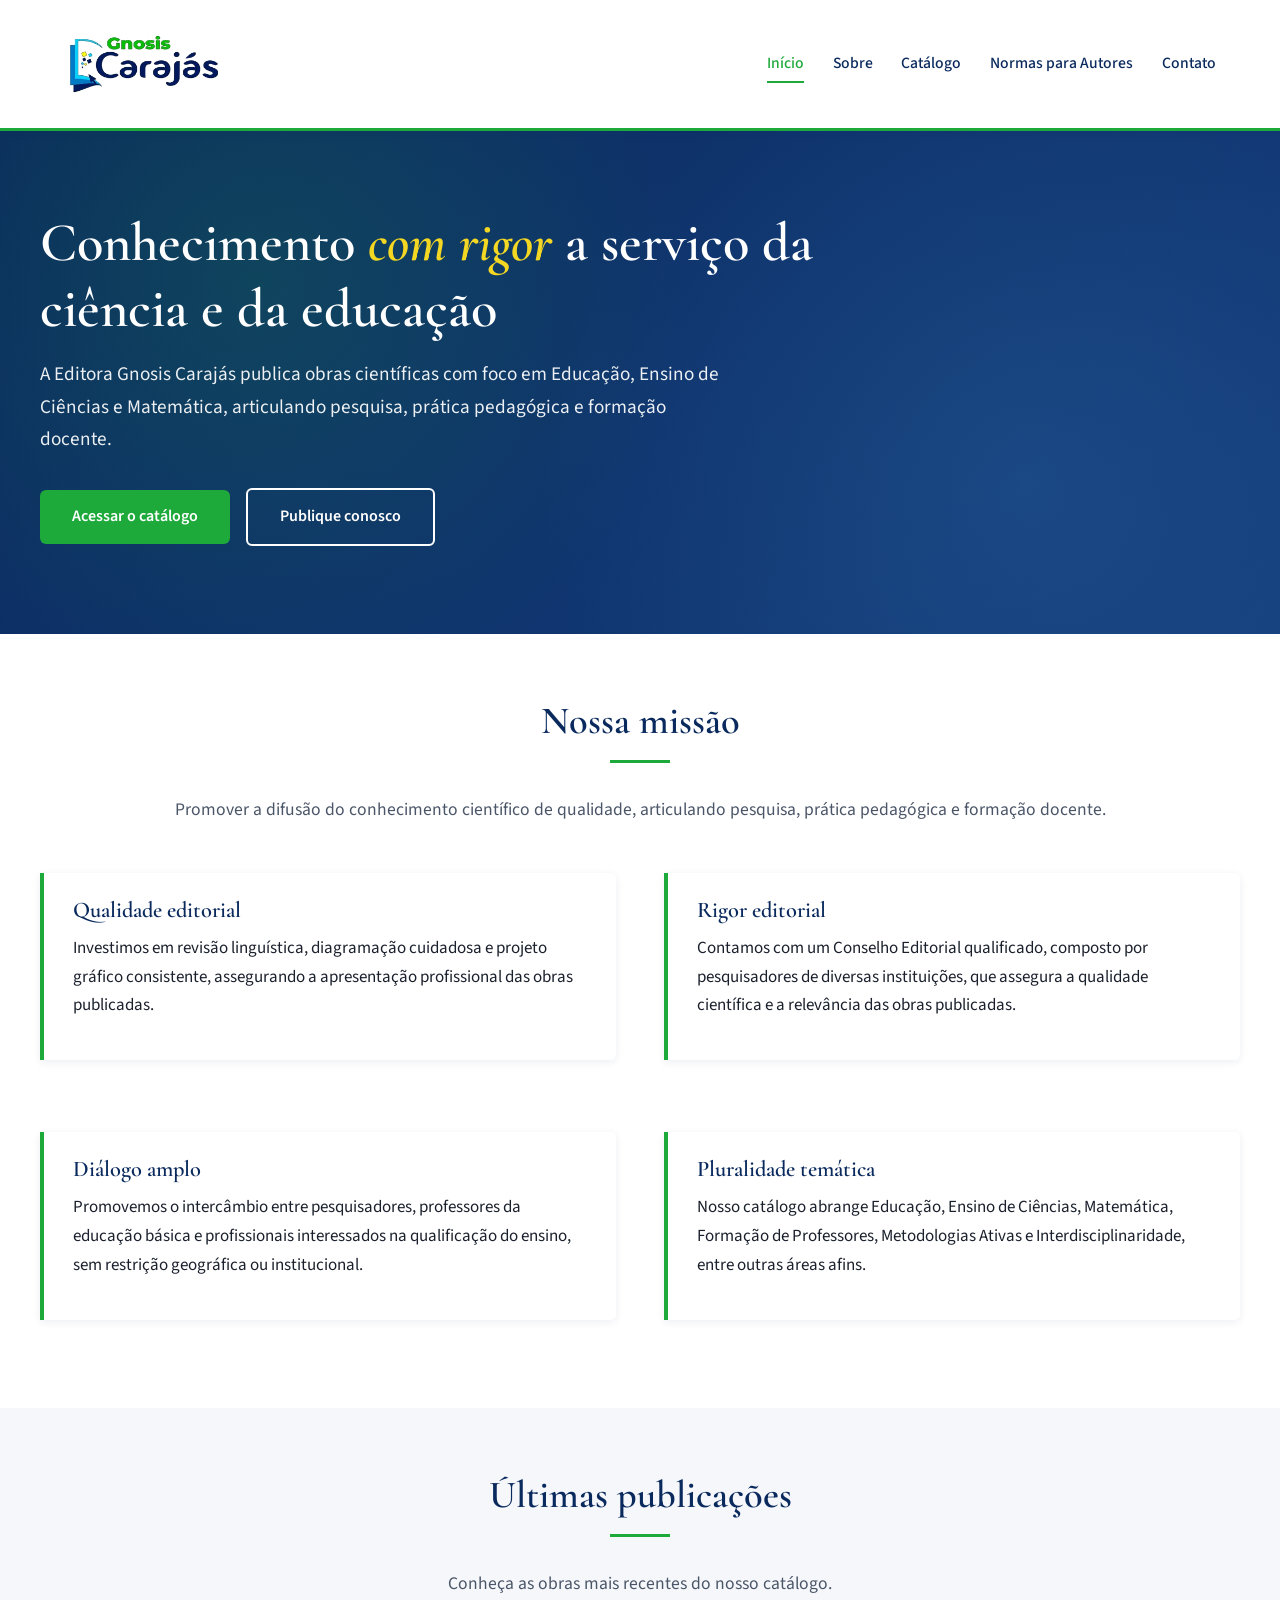
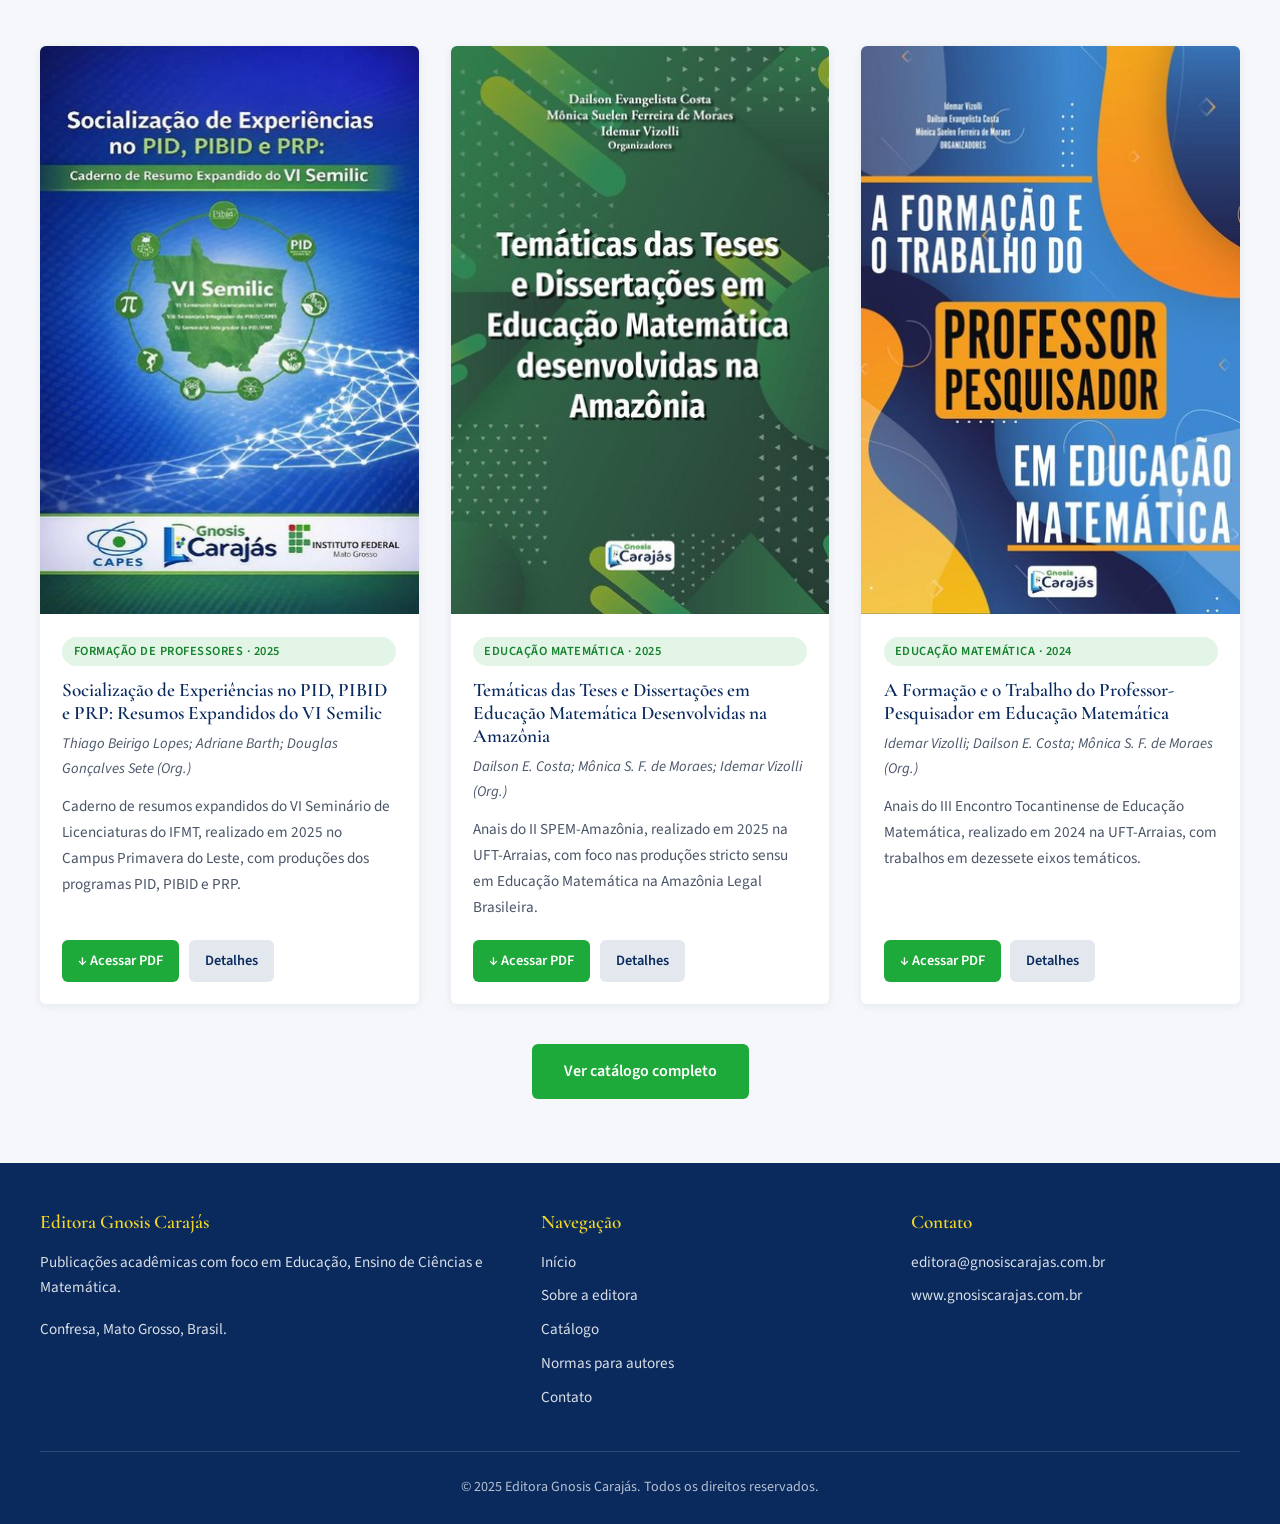
<file: index.html>
<!DOCTYPE html>
<html lang="pt-BR">
<head>
    <meta charset="UTF-8">
    <meta name="viewport" content="width=device-width, initial-scale=1.0">
    <title>Editora Gnosis Carajás · Publicações acadêmicas em acesso aberto</title>
    <meta name="description" content="Editora acadêmica dedicada à publicação de obras nas áreas de Educação, Ciências e Matemática, com acesso aberto e gratuito.">
    <link rel="stylesheet" href="style.css">
    <link rel="icon" type="image/png" href="assets/logo.png">
</head>
<body>

    <header class="cabecalho">
        <div class="cabecalho-interno">
            <a href="index.html" class="logo">
                <img src="assets/logo.png" alt="Logotipo da Editora Gnosis Carajás">
            </a>
            <button class="menu-botao" aria-label="Abrir menu" onclick="document.querySelector('.menu').classList.toggle('aberto')">☰</button>
            <nav>
                <ul class="menu">
                    <li><a href="index.html" class="ativo">Início</a></li>
                    <li><a href="sobre.html">Sobre</a></li>
                    <li><a href="catalogo.html">Catálogo</a></li>
                    <li><a href="normas.html">Normas para Autores</a></li>
                    <li><a href="contato.html">Contato</a></li>
                </ul>
            </nav>
        </div>
    </header>

    <section class="hero">
        <div class="hero-conteudo">
            <h1>Conhecimento <span class="destaque">com rigor</span> a serviço da ciência e da educação</h1>
            <p class="hero-subtitulo">A Editora Gnosis Carajás publica obras científicas com foco em Educação, Ensino de Ciências e Matemática, articulando pesquisa, prática pedagógica e formação docente.</p>
            <a href="catalogo.html" class="botao">Acessar o catálogo</a>
            <a href="normas.html" class="botao botao-secundario">Publique conosco</a>
        </div>
    </section>

    <section class="secao">
        <div class="secao-interna">
            <h2 class="titulo-secao">Nossa missão</h2>
            <div class="linha-decorativa"></div>
            <p class="subtitulo-secao">Promover a difusão do conhecimento científico de qualidade, articulando pesquisa, prática pedagógica e formação docente.</p>

            <div class="colunas-2">
                <div class="bloco-info">
                    <h3>Qualidade editorial</h3>
                    <p>Investimos em revisão linguística, diagramação cuidadosa e projeto gráfico consistente, assegurando a apresentação profissional das obras publicadas.</p>
                </div>
                <div class="bloco-info">
                    <h3>Rigor editorial</h3>
                    <p>Contamos com um Conselho Editorial qualificado, composto por pesquisadores de diversas instituições, que assegura a qualidade científica e a relevância das obras publicadas.</p>
                </div>
                <div class="bloco-info">
                    <h3>Diálogo amplo</h3>
                    <p>Promovemos o intercâmbio entre pesquisadores, professores da educação básica e profissionais interessados na qualificação do ensino, sem restrição geográfica ou institucional.</p>
                </div>
                <div class="bloco-info">
                    <h3>Pluralidade temática</h3>
                    <p>Nosso catálogo abrange Educação, Ensino de Ciências, Matemática, Formação de Professores, Metodologias Ativas e Interdisciplinaridade, entre outras áreas afins.</p>
                </div>
            </div>
        </div>
    </section>

    <section class="secao secao-alternativa">
        <div class="secao-interna">
            <h2 class="titulo-secao">Últimas publicações</h2>
            <div class="linha-decorativa"></div>
            <p class="subtitulo-secao">Conheça as obras mais recentes do nosso catálogo.</p>

            <div class="grade-livros">
                <article class="cartao-livro">
                    <img src="assets/capa_semilic_resumos_expandidos.jpg" alt="Capa do Caderno de Resumos Expandidos do VI Semilic" class="capa">
                    <div class="cartao-livro-corpo">
                        <span class="tag">Formação de Professores · 2025</span>
                        <h3>Socialização de Experiências no PID, PIBID e PRP: Resumos Expandidos do VI Semilic</h3>
                        <p class="autores">Thiago Beirigo Lopes; Adriane Barth; Douglas Gonçalves Sete (Org.)</p>
                        <p class="resumo">Caderno de resumos expandidos do VI Seminário de Licenciaturas do IFMT, realizado em 2025 no Campus Primavera do Leste, com produções dos programas PID, PIBID e PRP.</p>
                        <div class="cartao-livro-acoes">
                            <a href="livros/vi_semilic_resumos_expandidos_2025.pdf" class="botao-livro botao-baixar" download>↓ Acessar PDF</a>
                            <a href="catalogo.html#vi-semilic-expandidos-2025" class="botao-livro botao-detalhes">Detalhes</a>
                        </div>
                    </div>
                </article>

                <article class="cartao-livro">
                    <img src="assets/capa_ii_spem.jpg" alt="Capa dos Anais do II SPEM-Amazônia 2025" class="capa">
                    <div class="cartao-livro-corpo">
                        <span class="tag">Educação Matemática · 2025</span>
                        <h3>Temáticas das Teses e Dissertações em Educação Matemática Desenvolvidas na Amazônia</h3>
                        <p class="autores">Dailson E. Costa; Mônica S. F. de Moraes; Idemar Vizolli (Org.)</p>
                        <p class="resumo">Anais do II SPEM-Amazônia, realizado em 2025 na UFT-Arraias, com foco nas produções stricto sensu em Educação Matemática na Amazônia Legal Brasileira.</p>
                        <div class="cartao-livro-acoes">
                            <a href="livros/ii_spem_amazonia_2025.pdf" class="botao-livro botao-baixar" download>↓ Acessar PDF</a>
                            <a href="catalogo.html#ii-spem-amazonia-2025" class="botao-livro botao-detalhes">Detalhes</a>
                        </div>
                    </div>
                </article>

                <article class="cartao-livro">
                    <img src="assets/capa_iii_etem.jpg" alt="Capa dos Anais do III ETEM 2024" class="capa">
                    <div class="cartao-livro-corpo">
                        <span class="tag">Educação Matemática · 2024</span>
                        <h3>A Formação e o Trabalho do Professor-Pesquisador em Educação Matemática</h3>
                        <p class="autores">Idemar Vizolli; Dailson E. Costa; Mônica S. F. de Moraes (Org.)</p>
                        <p class="resumo">Anais do III Encontro Tocantinense de Educação Matemática, realizado em 2024 na UFT-Arraias, com trabalhos em dezessete eixos temáticos.</p>
                        <div class="cartao-livro-acoes">
                            <a href="livros/iii_etem_2024.pdf" class="botao-livro botao-baixar" download>↓ Acessar PDF</a>
                            <a href="catalogo.html#iii-etem-2024" class="botao-livro botao-detalhes">Detalhes</a>
                        </div>
                    </div>
                </article>
            </div>

            <div style="text-align: center; margin-top: 2.5rem;">
                <a href="catalogo.html" class="botao">Ver catálogo completo</a>
            </div>
        </div>
    </section>

    <footer class="rodape">
        <div class="rodape-interno">
            <div>
                <h4>Editora Gnosis Carajás</h4>
                <p>Publicações acadêmicas com foco em Educação, Ensino de Ciências e Matemática.</p>
                <p style="margin-top: 1rem;">Confresa, Mato Grosso, Brasil.</p>
            </div>
            <div>
                <h4>Navegação</h4>
                <ul>
                    <li><a href="index.html">Início</a></li>
                    <li><a href="sobre.html">Sobre a editora</a></li>
                    <li><a href="catalogo.html">Catálogo</a></li>
                    <li><a href="normas.html">Normas para autores</a></li>
                    <li><a href="contato.html">Contato</a></li>
                </ul>
            </div>
            <div>
                <h4>Contato</h4>
                <ul>
                    <li>editora@gnosiscarajas.com.br</li>
                    <li>www.gnosiscarajas.com.br</li>
                </ul>
            </div>
        </div>
        <div class="rodape-base">
            © 2025 Editora Gnosis Carajás. Todos os direitos reservados.
        </div>
    </footer>

</body>
</html>
</file>
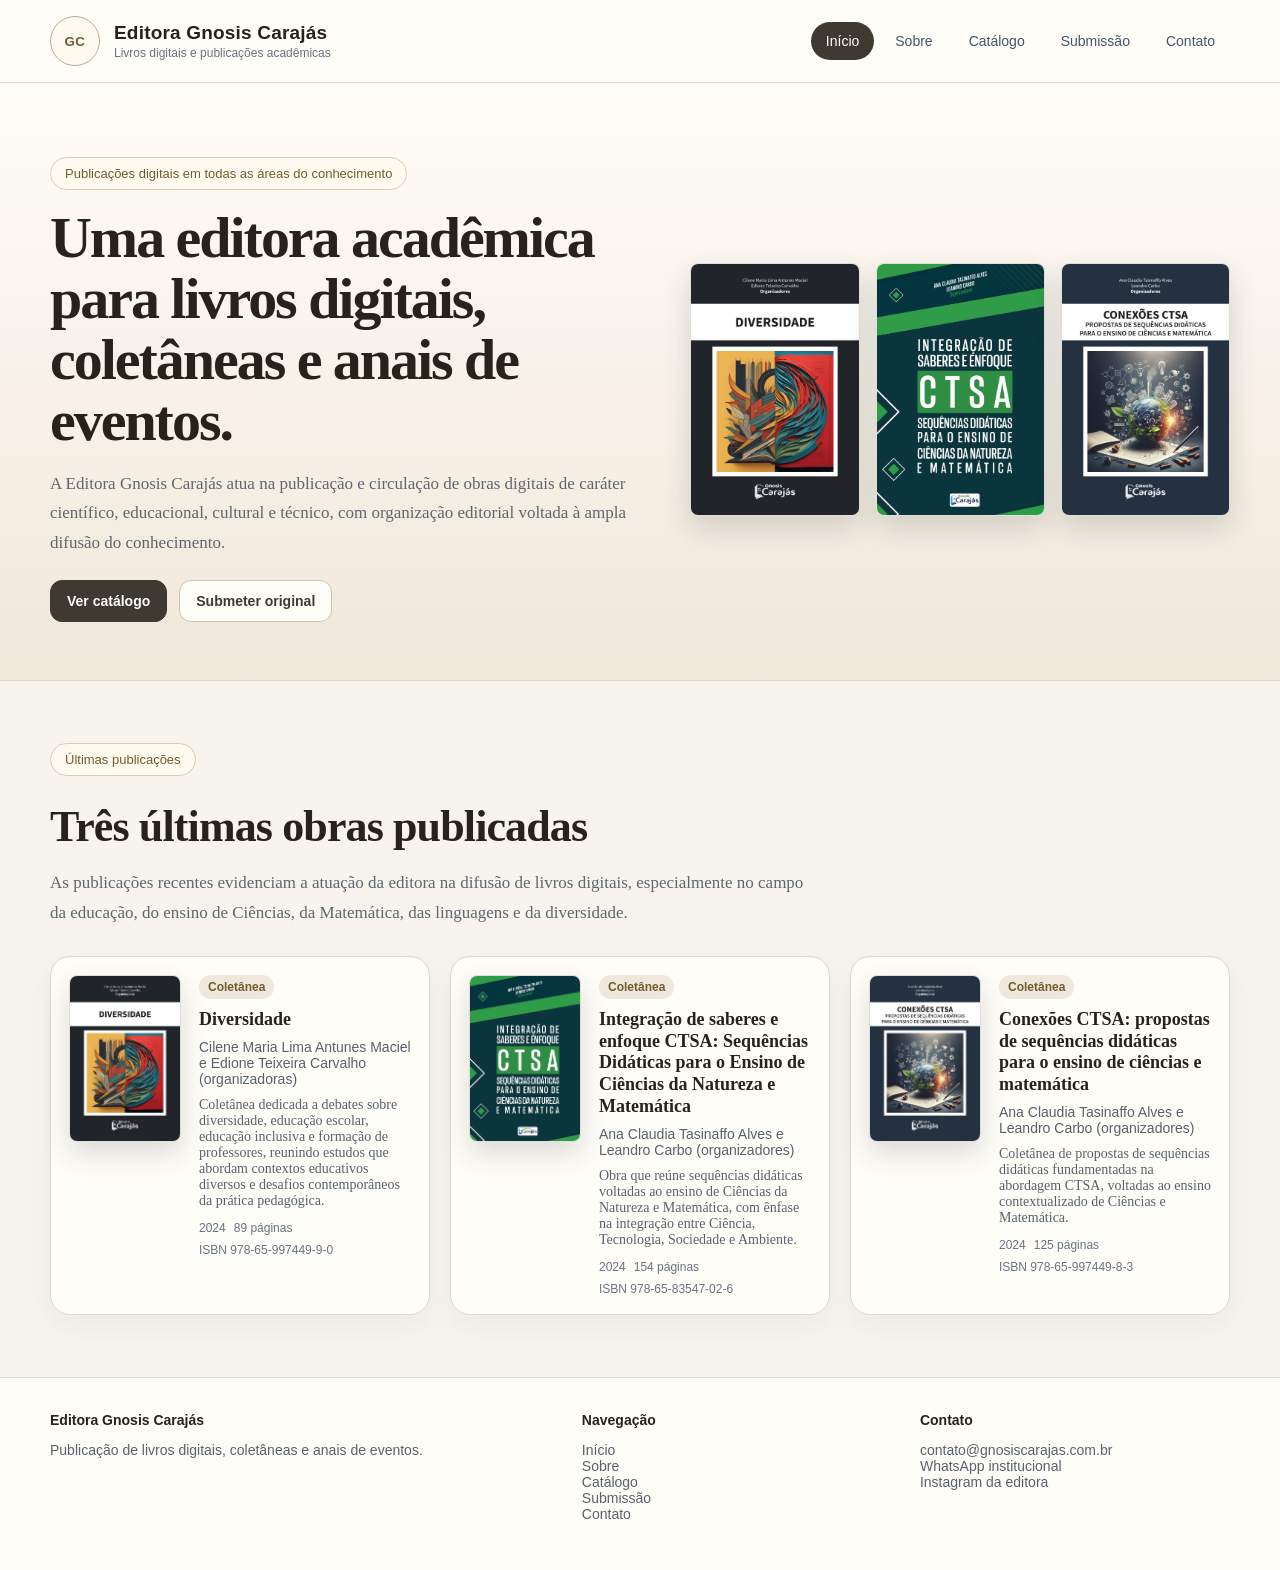
<file: gpt/index.html>
<!doctype html>
<html lang="pt-BR">
<head>
  <meta charset="utf-8">
  <meta name="viewport" content="width=device-width, initial-scale=1">
  <title>Editora Gnosis Carajás</title>
  <meta name="description" content="Site institucional da Editora Gnosis Carajás, com catálogo de livros digitais, coletâneas e anais de eventos.">
  <link rel="stylesheet" href="assets/css/styles.css">
</head>
<body>
  <header class="site-header">
    <div class="container header-inner">
      <button class="brand" type="button" data-page="inicio" aria-label="Ir para a página inicial">
        <span class="brand-mark">GC</span>
        <span>
          <span class="brand-title">Editora Gnosis Carajás</span>
          <span class="brand-subtitle">Livros digitais e publicações acadêmicas</span>
        </span>
      </button>
      <nav class="main-nav" aria-label="Navegação principal">
        <button type="button" class="active" data-page="inicio">Início</button>
        <button type="button" data-page="sobre">Sobre</button>
        <button type="button" data-page="catalogo">Catálogo</button>
        <button type="button" data-page="submissao">Submissão</button>
        <button type="button" data-page="contato">Contato</button>
      </nav>
    </div>
  </header>

  <main>
    <section id="inicio" class="page active">
      <div class="hero">
        <div class="container hero-grid">
          <div>
            <span class="eyebrow">Publicações digitais em todas as áreas do conhecimento</span>
            <h1>Uma editora acadêmica para livros digitais, coletâneas e anais de eventos.</h1>
            <p>A Editora Gnosis Carajás atua na publicação e circulação de obras digitais de caráter científico, educacional, cultural e técnico, com organização editorial voltada à ampla difusão do conhecimento.</p>
            <div class="actions">
              <button type="button" class="primary" data-go="catalogo">Ver catálogo</button>
              <button type="button" class="secondary" data-go="submissao">Submeter original</button>
            </div>
          </div>
          <div class="hero-covers" id="latest-hero-covers" aria-label="Capas das últimas obras">
            <img src="assets/covers/diversidade.jpg" alt="Capa do livro Diversidade">
            <img src="assets/covers/integracao-de-saberes-enfoque-ctsa.jpg" alt="Capa do livro Integração de saberes e enfoque CTSA">
            <img src="assets/covers/conexoes-ctsa.jpg" alt="Capa do livro Conexões CTSA">
          </div>
        </div>
      </div>

      <section class="section">
        <div class="container">
          <span class="eyebrow">Últimas publicações</span>
          <h2 class="section-title">Três últimas obras publicadas</h2>
          <p class="section-subtitle">As publicações recentes evidenciam a atuação da editora na difusão de livros digitais, especialmente no campo da educação, do ensino de Ciências, da Matemática, das linguagens e da diversidade.</p>
          <div id="latest-list" class="latest-list"></div>
        </div>
      </section>
    </section>

    <section id="sobre" class="page section">
      <div class="container">
        <span class="eyebrow">Sobre a editora</span>
        <h2 class="section-title">Publicação digital, circulação do conhecimento e identidade acadêmica.</h2>
        <div class="about-grid">
          <section class="panel-card dark">
            <h2>Editora Gnosis Carajás</h2>
            <p>Uma editora voltada à publicação de livros digitais, coletâneas e anais de eventos em diferentes áreas do conhecimento.</p>
          </section>
          <section class="about-card">
            <p>A Editora Gnosis Carajás dedica-se à publicação de obras digitais voltadas à circulação qualificada de produções acadêmicas, científicas, educacionais, culturais e técnicas. Seu catálogo é organizado para favorecer a consulta pública, a identificação bibliográfica das publicações e o acesso de leitores, pesquisadores, professores e estudantes.</p>
            <p>A proposta editorial valoriza livros digitais, coletâneas, obras organizadas e anais de eventos, com atenção à clareza das informações de autoria, organização, edição, ISBN e descrição das obras.</p>
          </section>
        </div>
      </div>
    </section>

    <section id="catalogo" class="page section">
      <div class="container">
        <span class="eyebrow">Catálogo</span>
        <h2 class="section-title">Obras publicadas</h2>
        <p class="section-subtitle">Lista de publicações digitais da Editora Gnosis Carajás, com identificação da modalidade editorial, capa, título, autoria ou organização, sinopse e dados bibliográficos. Todos os livros disponíveis no catálogo possuem botão de download em PDF.</p>
        <div class="filters">
          <input id="search" type="search" placeholder="Buscar por título, autor, organizador, ISBN, área ou ano">
          <select id="filter-modality" aria-label="Filtrar por modalidade"></select>
          <select id="filter-area" aria-label="Filtrar por área"></select>
        </div>
        <div id="result-count" class="results-count"></div>
        <div id="catalog-list" class="catalog-list"></div>
      </div>
    </section>

    <section id="submissao" class="page section">
      <div class="container submission-grid">
        <section>
          <span class="eyebrow">Submissão de originais</span>
          <h2 class="section-title">Diretrizes, modelos e envio de propostas editoriais.</h2>
          <p class="section-subtitle">Esta página reúne orientações para autores e organizadores interessados em submeter livros digitais, coletâneas e anais de eventos à Editora Gnosis Carajás.</p>
          <div class="models">
            <article class="model-card"><h3>Modelo de livro digital</h3><p>Arquivo editável para organização do manuscrito completo.</p></article>
            <article class="model-card"><h3>Modelo de capítulo</h3><p>Estrutura indicada para capítulos de coletâneas.</p></article>
            <article class="model-card"><h3>Diretrizes para autores</h3><p>Orientações sobre formatação, autoria, referências e envio.</p></article>
            <article class="model-card"><h3>Diretrizes para organizadores</h3><p>Orientações para organização de coletâneas e anais de eventos.</p></article>
          </div>
        </section>
        <section class="form-card">
          <h2>Formulário de submissão</h2>
          <p class="section-subtitle">Este formulário está em modo visual. Para funcionar no GitHub Pages, recomenda-se integrar com FormSubmit, Google Forms ou outro serviço de formulário estático.</p>
          <form>
            <input placeholder="Nome completo">
            <input placeholder="E-mail">
            <input placeholder="Título provisório da obra">
            <select><option>Livro autoral</option><option>Coletânea</option><option>Anais de evento</option></select>
            <select><option>Educação</option><option>Ciências Humanas</option><option>Ciências da Natureza</option><option>Matemática</option><option>Linguagens</option><option>Outra área</option></select>
            <div class="upload-box">Envio de arquivo do original, DOCX ou PDF, a configurar em serviço externo.</div>
            <textarea placeholder="Observações"></textarea>
            <button type="button" class="primary">Enviar submissão</button>
          </form>
        </section>
      </div>
    </section>

    <section id="contato" class="page section">
      <div class="container contact-grid">
        <section>
          <span class="eyebrow">Contato</span>
          <h2 class="section-title">Fale com a Editora Gnosis Carajás.</h2>
          <p class="section-subtitle">Use os canais de atendimento para dúvidas sobre catálogo, submissões, modelos, diretrizes editoriais e arquivos publicados.</p>
          <div class="contact-list">
            <div class="contact-item"><strong>WhatsApp</strong><span>Botão direto para atendimento editorial, a configurar.</span></div>
            <div class="contact-item"><strong>E-mail</strong><span>contato@gnosiscarajas.com.br</span></div>
            <div class="contact-item"><strong>Instagram</strong><span>Perfil institucional da editora, a configurar.</span></div>
          </div>
        </section>
        <section class="form-card">
          <h2>Mensagem</h2>
          <p class="section-subtitle">Este formulário está em modo visual. Para receber mensagens, configure um serviço externo de formulários estáticos.</p>
          <form>
            <input placeholder="Nome">
            <input placeholder="E-mail">
            <input placeholder="Assunto">
            <textarea placeholder="Escreva sua mensagem"></textarea>
            <button type="button" class="primary">Enviar mensagem</button>
          </form>
        </section>
      </div>
    </section>
  </main>

  <footer class="site-footer">
    <div class="container footer-grid">
      <div><strong>Editora Gnosis Carajás</strong><p>Publicação de livros digitais, coletâneas e anais de eventos.</p></div>
      <div><strong>Navegação</strong><p>Início<br>Sobre<br>Catálogo<br>Submissão<br>Contato</p></div>
      <div><strong>Contato</strong><p>contato@gnosiscarajas.com.br<br>WhatsApp institucional<br>Instagram da editora</p></div>
    </div>
  </footer>

  <script src="assets/js/script.js"></script>
</body>
</html>
</file>
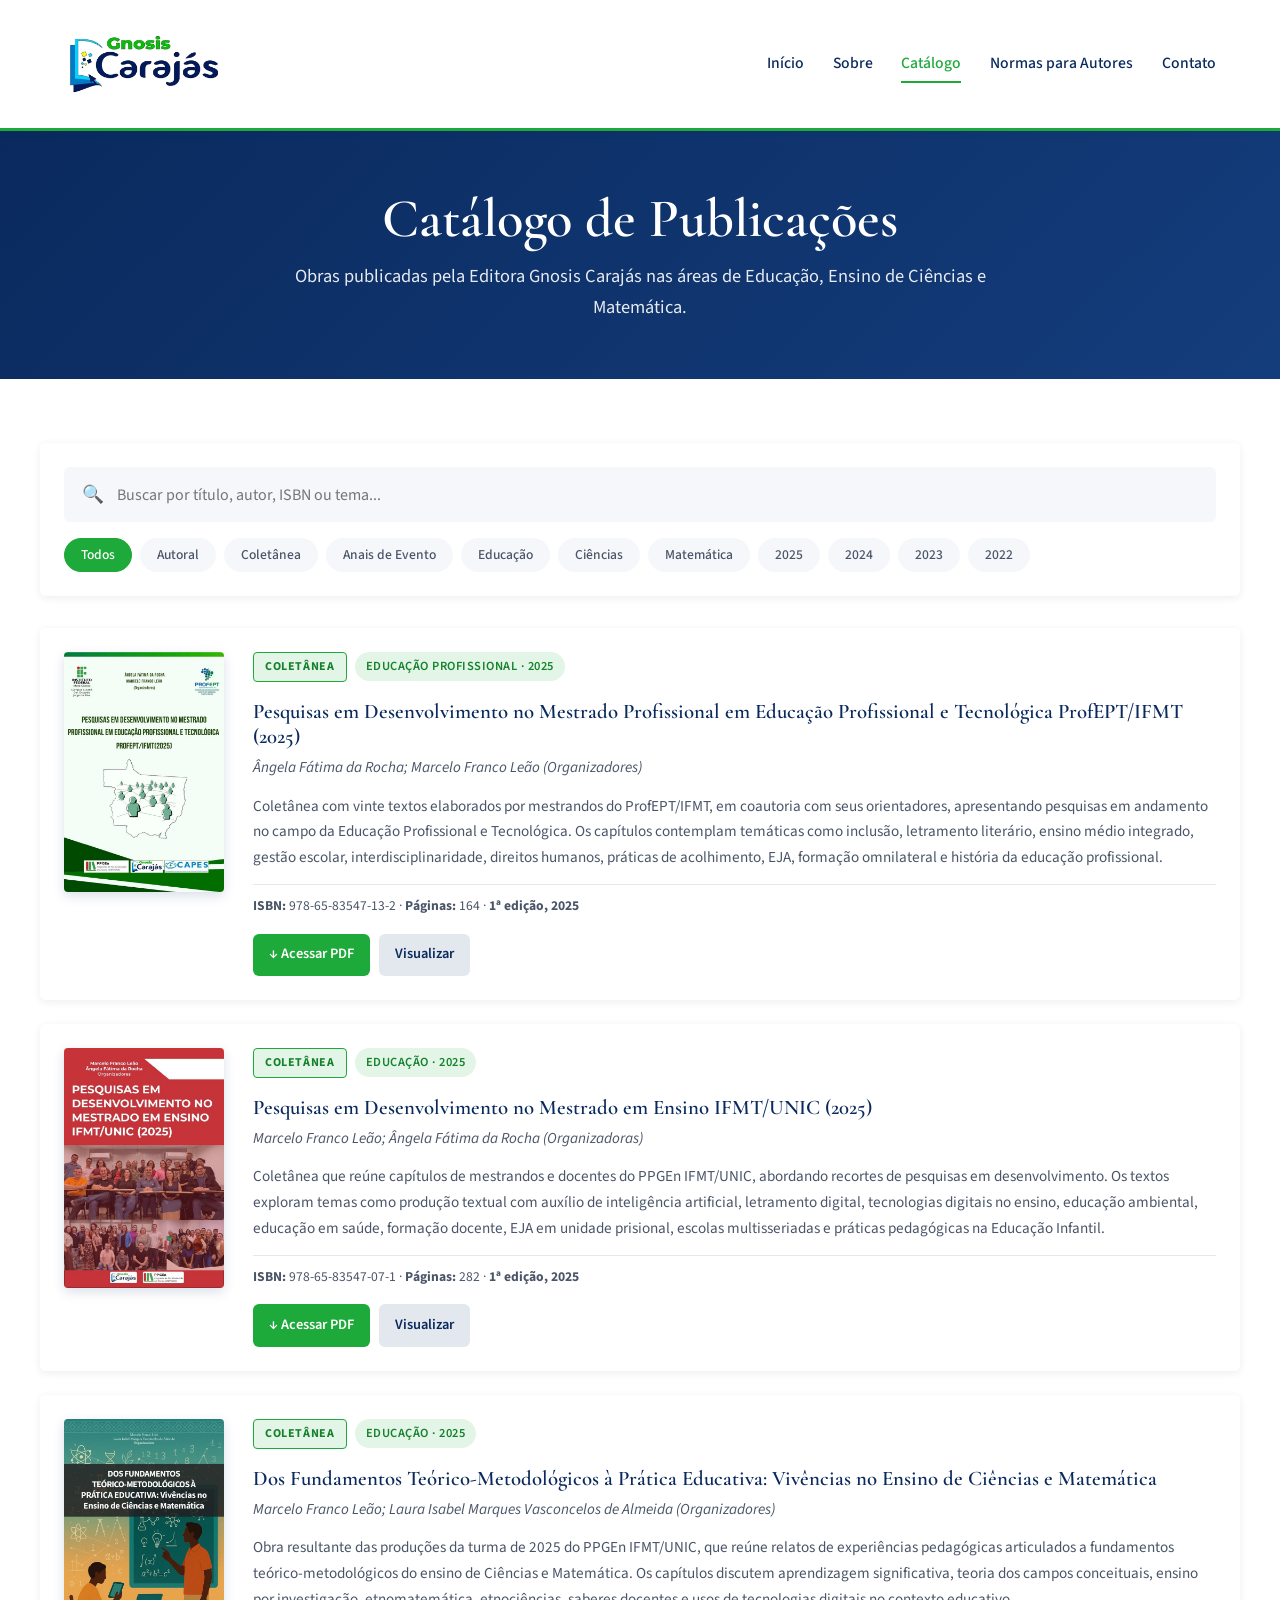
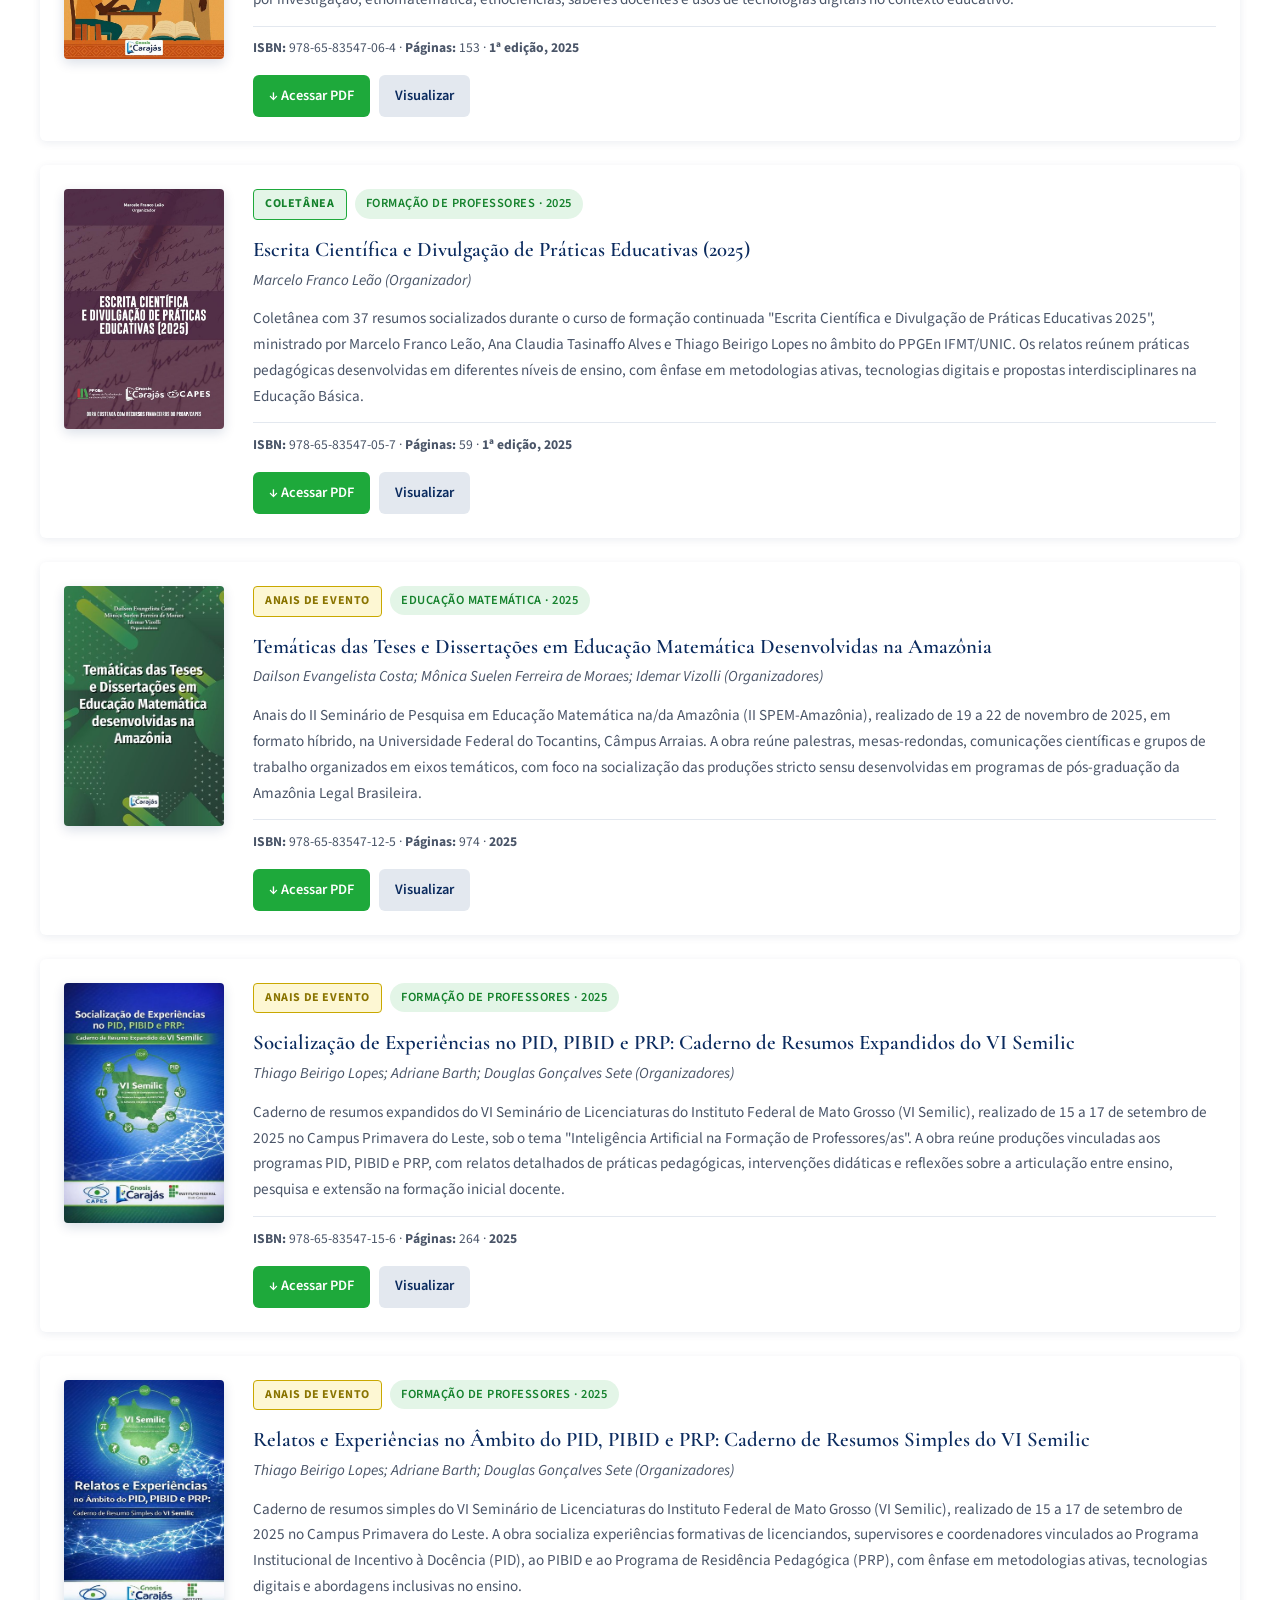
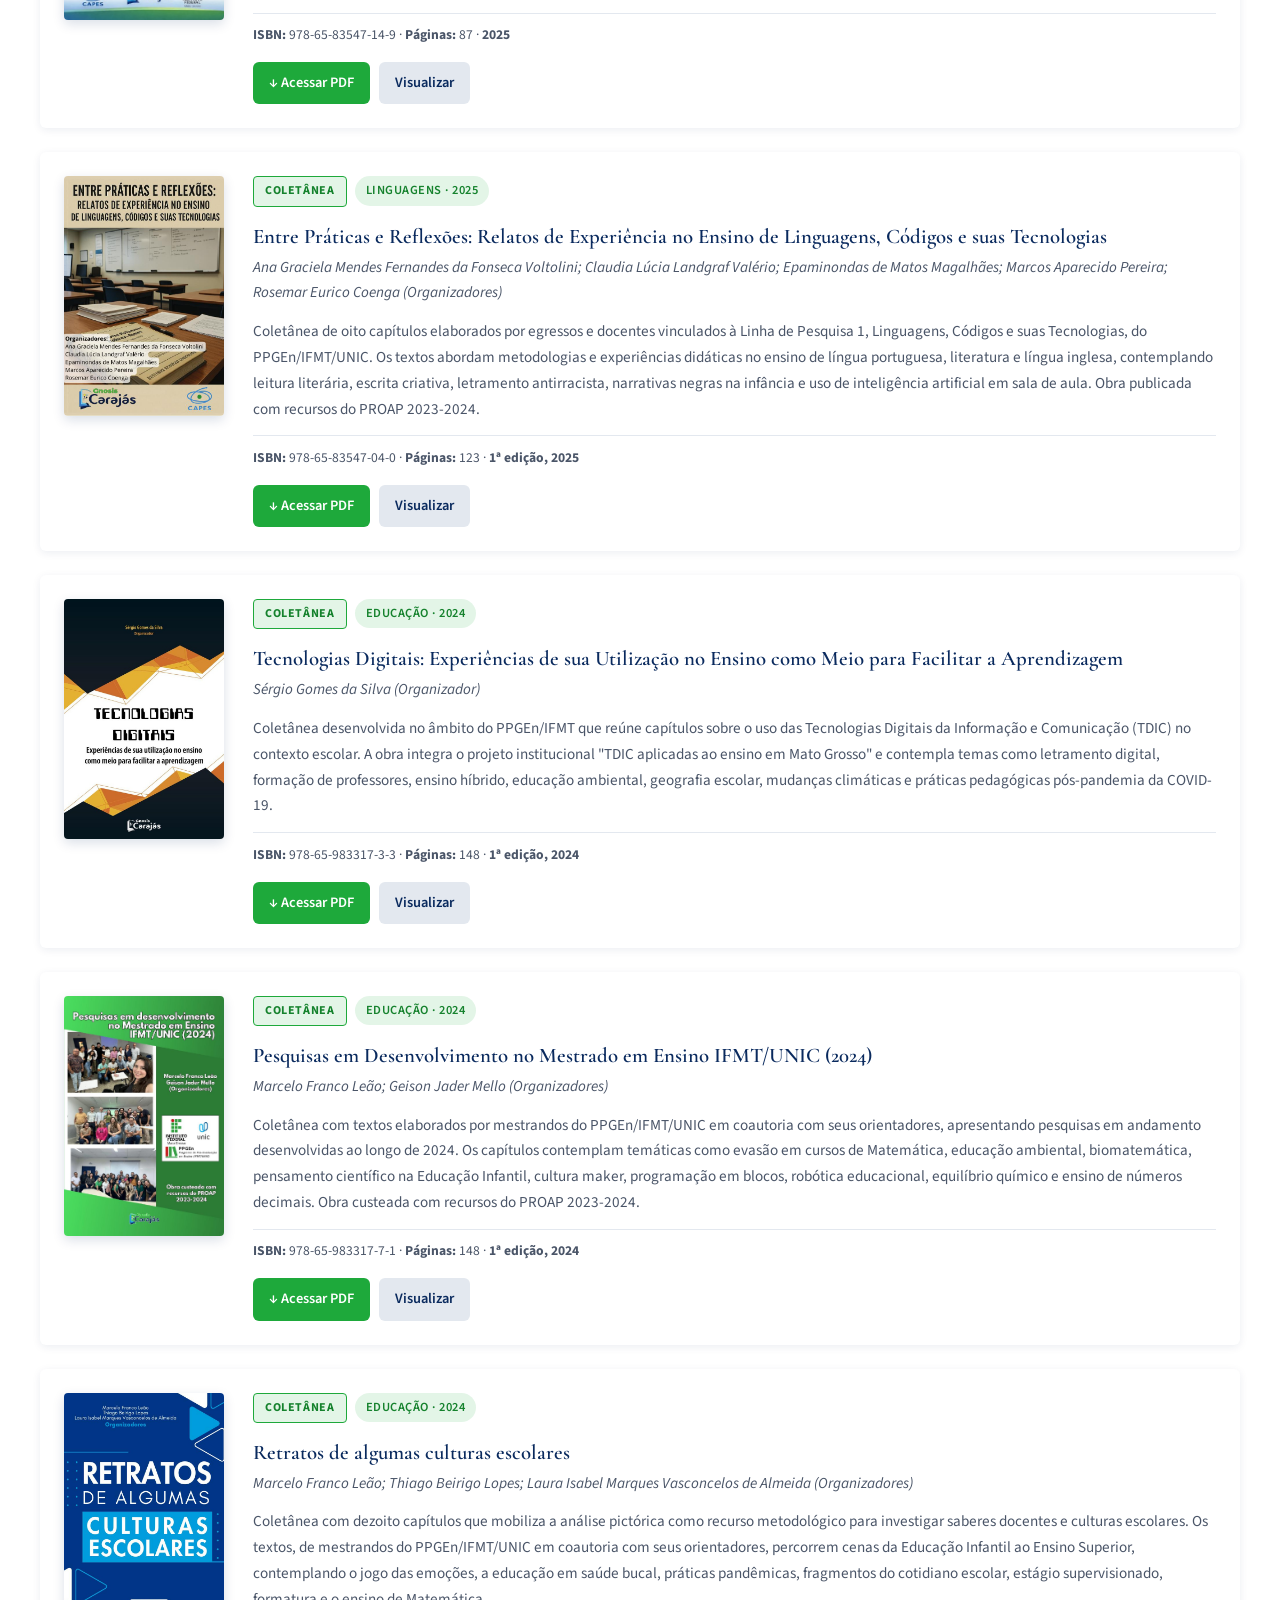
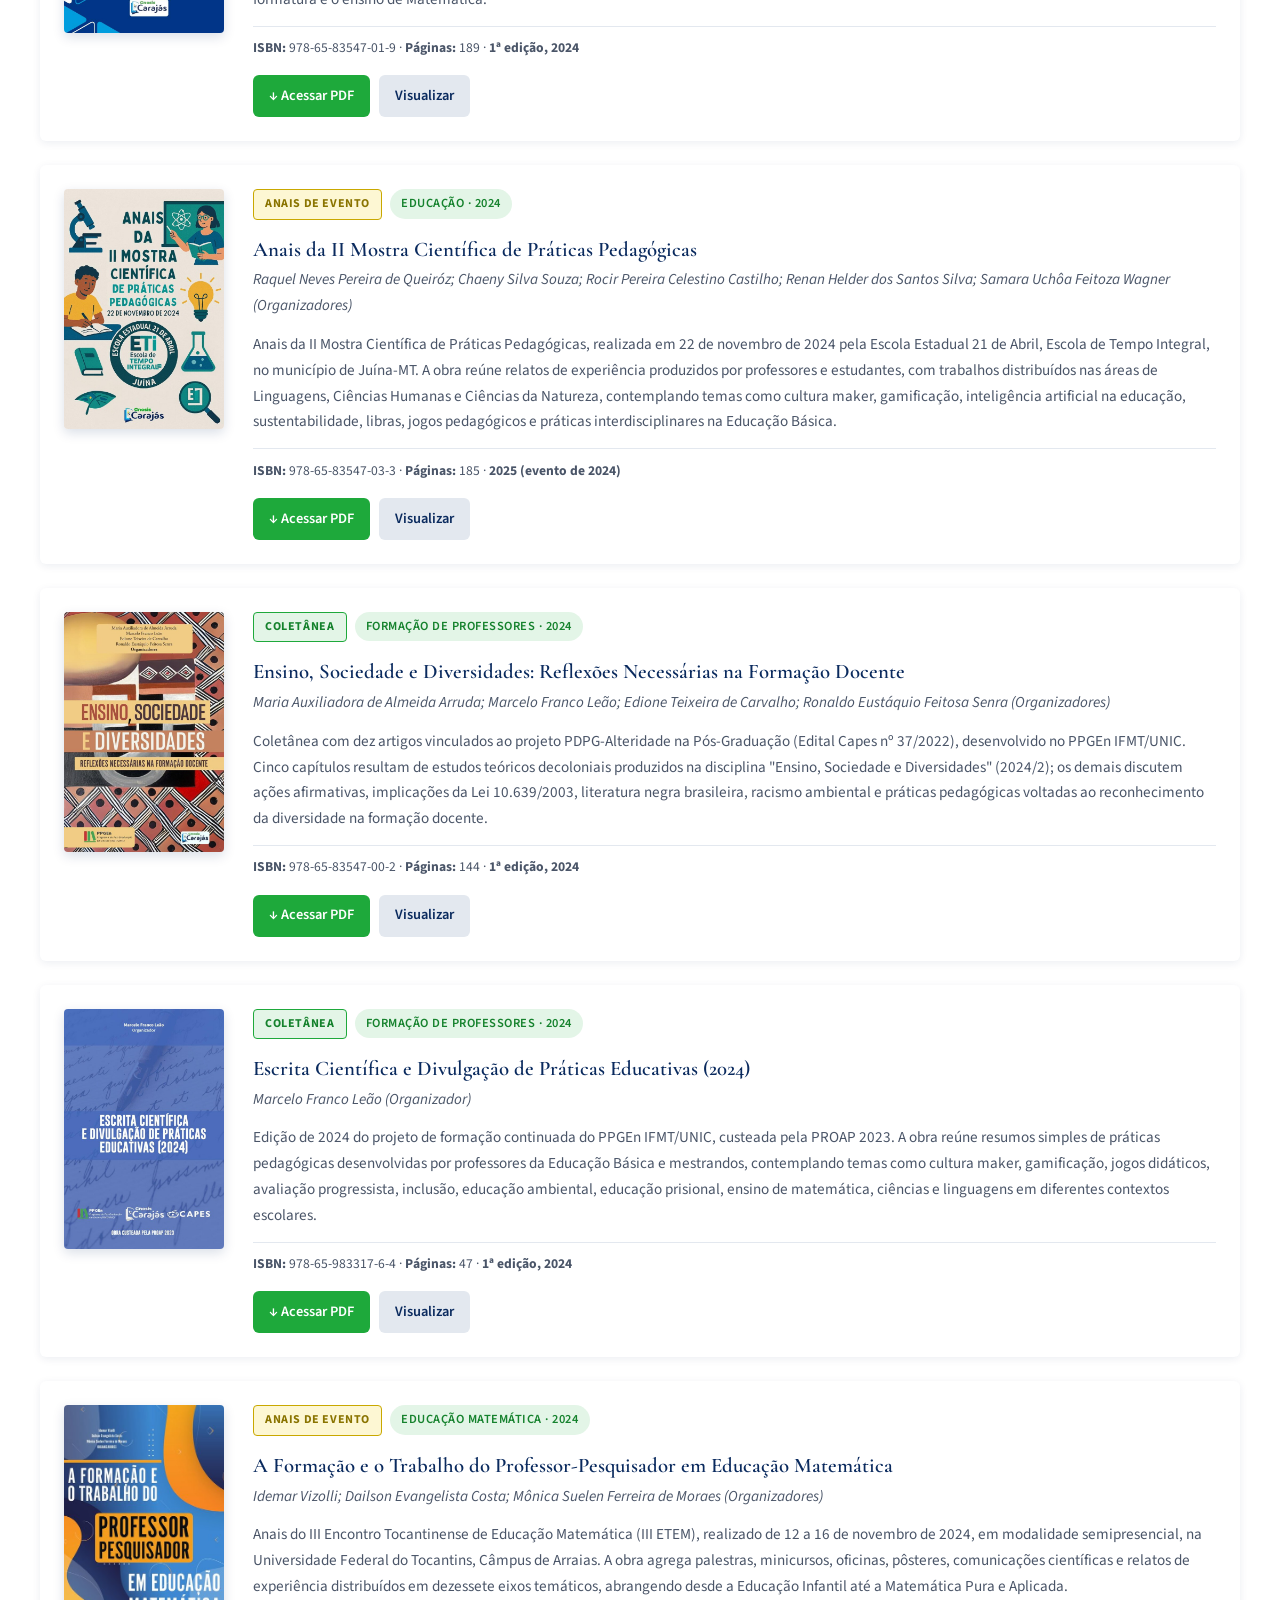
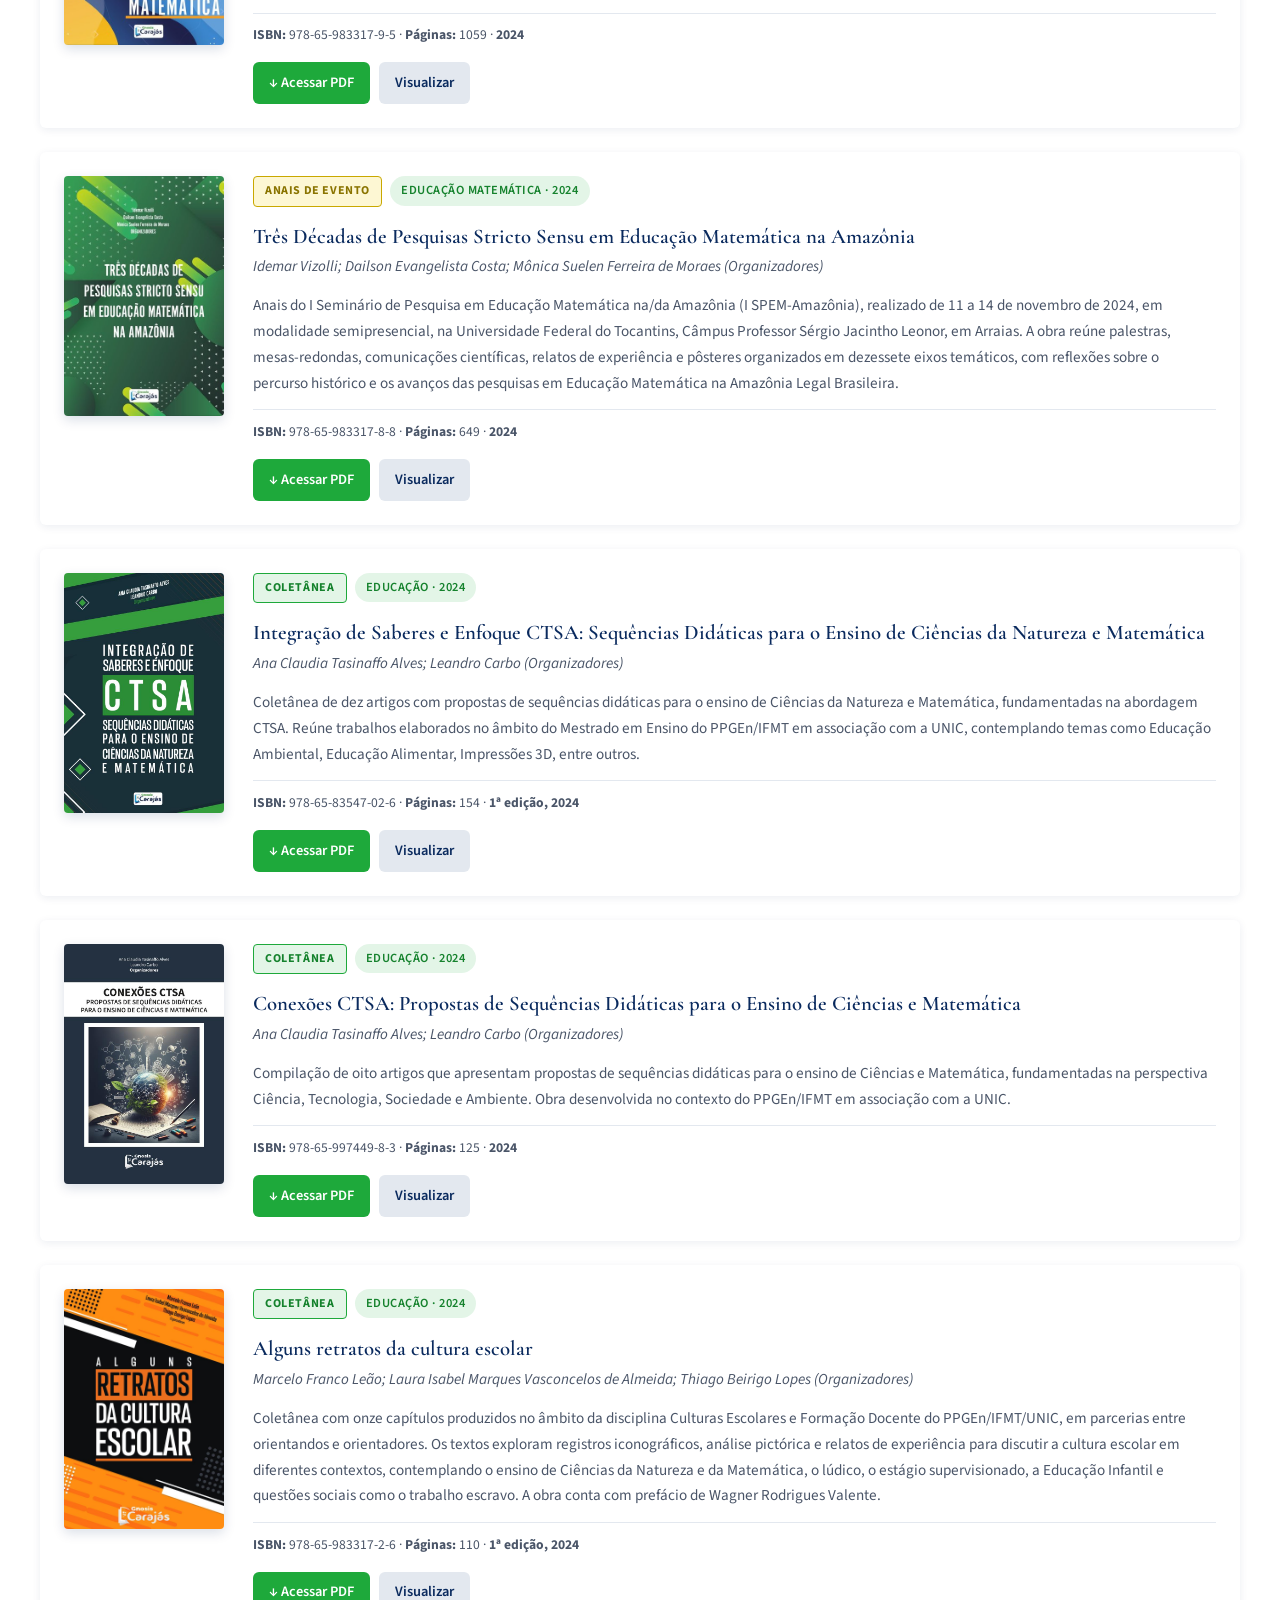
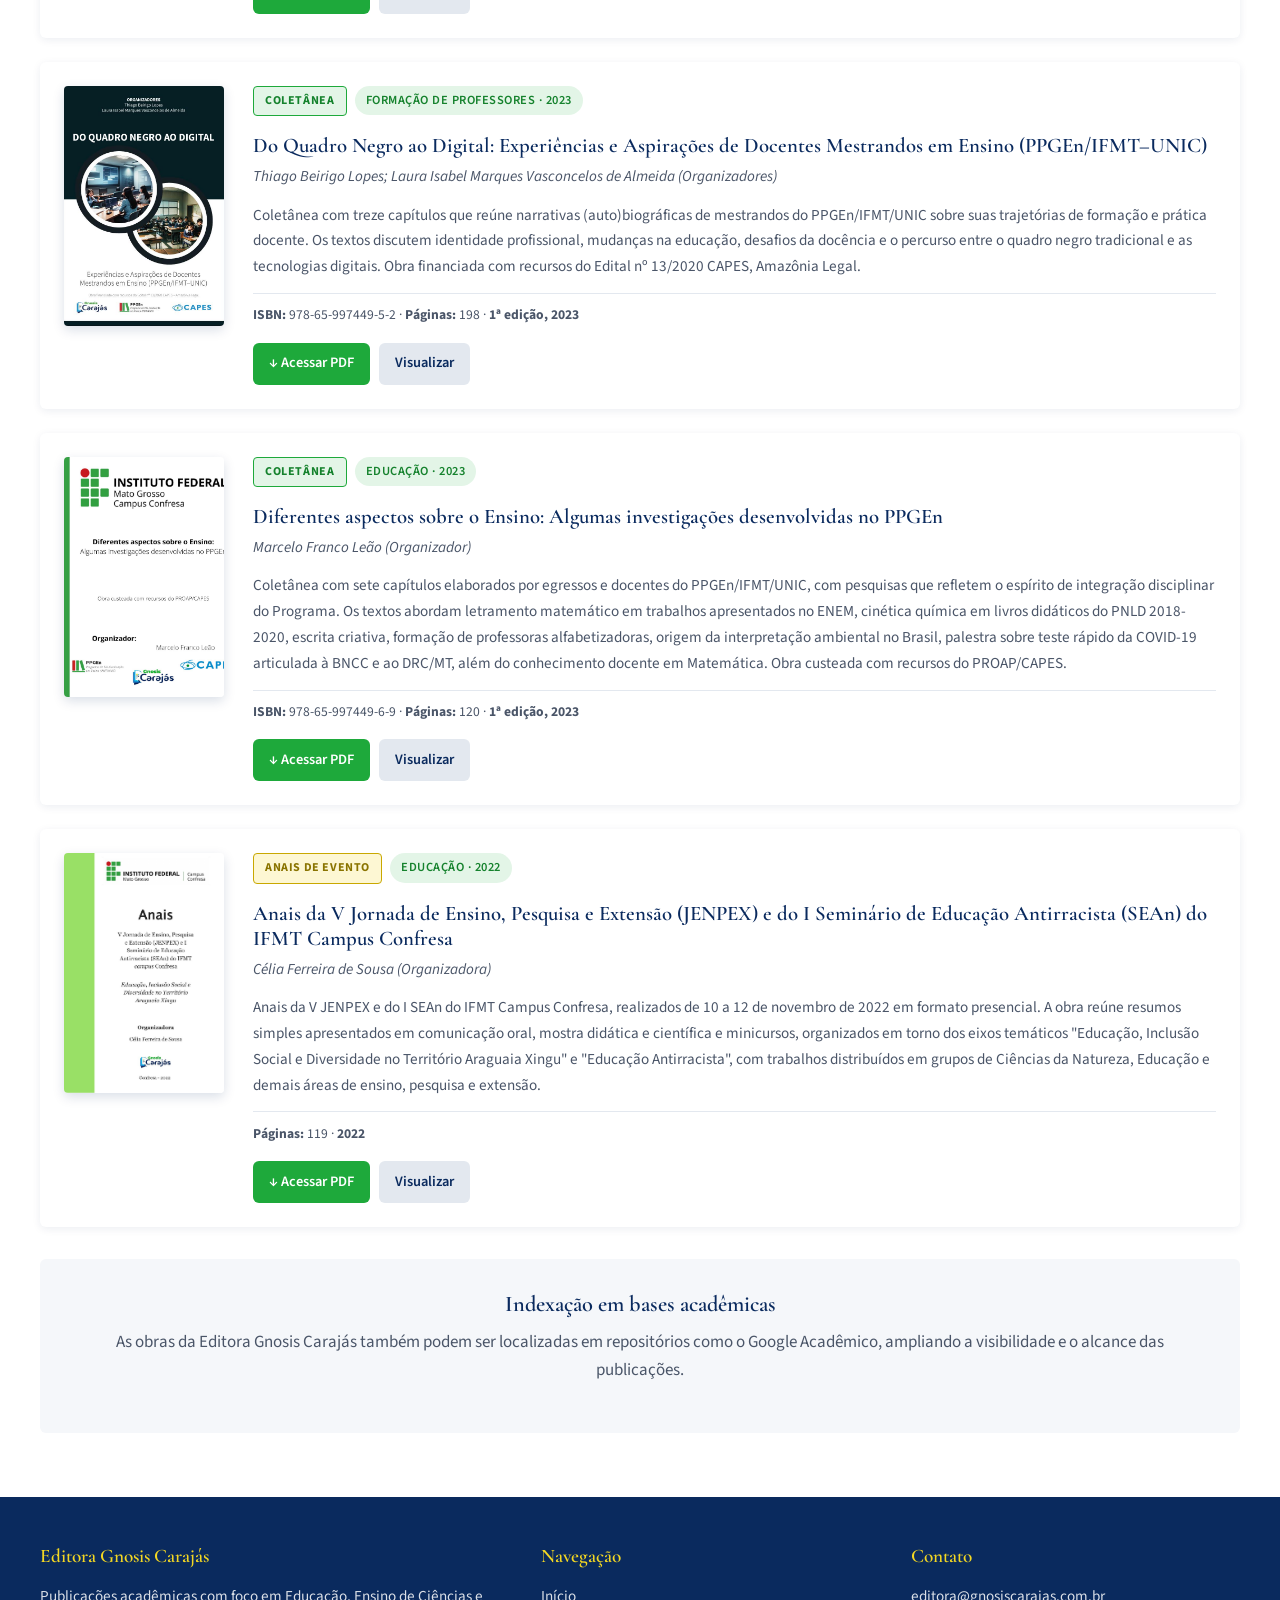
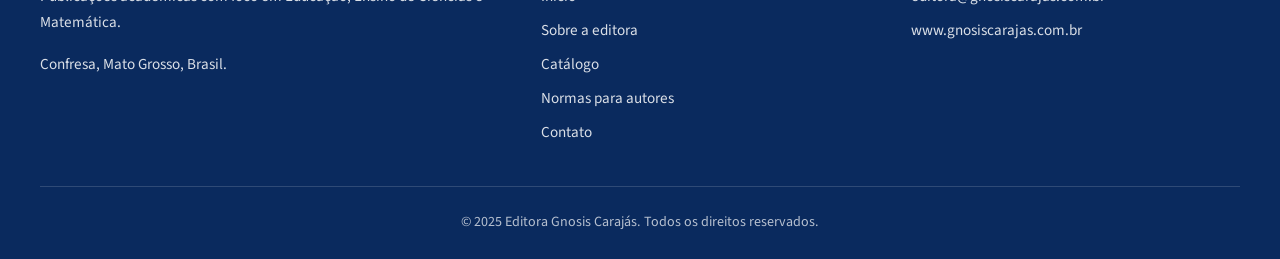
<file: catalogo.html>
<!DOCTYPE html>
<html lang="pt-BR">
<head>
    <meta charset="UTF-8">
    <meta name="viewport" content="width=device-width, initial-scale=1.0">
    <title>Catálogo · Editora Gnosis Carajás</title>
    <link rel="stylesheet" href="style.css">
    <link rel="icon" type="image/png" href="assets/logo.png">
    <style>
        .cartao-livro-horizontal {
            display: grid;
            grid-template-columns: 160px 1fr;
            gap: 1.8rem;
            background: var(--branco);
            border-radius: var(--raio);
            box-shadow: var(--sombra-suave);
            padding: 1.5rem;
            transition: box-shadow var(--transicao), transform var(--transicao);
            margin-bottom: 1.5rem;
        }
        .cartao-livro-horizontal:hover {
            box-shadow: var(--sombra-media);
            transform: translateY(-2px);
        }
        .cartao-livro-horizontal .capa-pequena {
            width: 100%;
            aspect-ratio: 2 / 3;
            object-fit: cover;
            border-radius: 4px;
            box-shadow: 0 4px 12px rgba(10, 42, 94, 0.15);
        }
        .cartao-livro-horizontal .conteudo {
            display: flex;
            flex-direction: column;
        }
        .cartao-livro-horizontal h3 {
            font-size: 1.3rem;
            margin-bottom: 0.3rem;
        }
        .cartao-livro-horizontal .autores-completo {
            color: var(--cinza-texto);
            font-style: italic;
            font-size: 0.95rem;
            margin-bottom: 0.8rem;
        }
        .cartao-livro-horizontal .resumo {
            font-size: 0.95rem;
            color: var(--cinza-texto);
            margin-bottom: 0.8rem;
            flex: 1;
        }
        .cartao-livro-horizontal .metadados {
            font-size: 0.85rem;
            color: var(--cinza-texto);
            margin-bottom: 1rem;
            padding-top: 0.6rem;
            border-top: 1px solid var(--cinza-medio);
        }
        @media (max-width: 640px) {
            .cartao-livro-horizontal {
                grid-template-columns: 1fr;
                gap: 1.2rem;
            }
            .cartao-livro-horizontal .capa-pequena {
                max-width: 140px;
                margin: 0 auto;
            }
        }

        /* Sistema de busca */
        .busca-catalogo {
            background: var(--branco);
            padding: 1.5rem;
            border-radius: var(--raio);
            box-shadow: var(--sombra-suave);
            margin-bottom: 2rem;
        }

        .busca-campo {
            position: relative;
            display: flex;
            align-items: center;
            background: var(--cinza-claro);
            border: 2px solid transparent;
            border-radius: var(--raio);
            transition: border-color var(--transicao);
            margin-bottom: 1rem;
        }

        .busca-campo:focus-within {
            border-color: var(--verde-institucional);
            background: var(--branco);
        }

        .busca-icone {
            padding: 0 0.8rem 0 1rem;
            font-size: 1.1rem;
            color: var(--cinza-texto);
        }

        #campo-busca {
            flex: 1;
            border: 0;
            background: transparent;
            padding: 0.9rem 0;
            font-family: var(--fonte-texto);
            font-size: 1rem;
            outline: none;
            color: var(--preto-suave);
        }

        .busca-limpar {
            background: none;
            border: 0;
            font-size: 1.4rem;
            color: var(--cinza-texto);
            cursor: pointer;
            padding: 0 1rem;
            line-height: 1;
            transition: color var(--transicao);
        }

        .busca-limpar:hover {
            color: var(--verde-institucional);
        }

        .busca-filtros {
            display: flex;
            flex-wrap: wrap;
            gap: 0.5rem;
        }

        .filtro-tag {
            background: var(--cinza-claro);
            color: var(--cinza-texto);
            border: 1.5px solid transparent;
            padding: 0.4rem 1rem;
            border-radius: 20px;
            font-family: var(--fonte-texto);
            font-size: 0.85rem;
            font-weight: 500;
            cursor: pointer;
            transition: all var(--transicao);
        }

        .filtro-tag:hover {
            border-color: var(--verde-institucional);
            color: var(--verde-escuro);
        }

        .filtro-tag.ativo {
            background: var(--verde-institucional);
            color: var(--branco);
            border-color: var(--verde-institucional);
        }

        .busca-resultado {
            margin: 1rem 0 0;
            font-size: 0.9rem;
            color: var(--cinza-texto);
            font-style: italic;
        }

        .sem-resultados {
            text-align: center;
            padding: 3rem 1rem;
            background: var(--cinza-claro);
            border-radius: var(--raio);
        }

        .destaque-busca {
            background: rgba(243, 215, 35, 0.4);
            padding: 0 2px;
            border-radius: 2px;
        }

        /* Badges de tipo de obra */
        .tipo-obra {
            display: inline-block;
            font-size: 0.75rem;
            font-weight: 700;
            padding: 0.25rem 0.7rem;
            border-radius: 4px;
            text-transform: uppercase;
            letter-spacing: 0.6px;
            margin-bottom: 0.7rem;
            align-self: flex-start;
        }

        .tipo-autoral {
            background: rgba(10, 42, 94, 0.1);
            color: var(--azul-profundo);
            border: 1.5px solid var(--azul-profundo);
        }

        .tipo-coletanea {
            background: rgba(30, 169, 59, 0.12);
            color: var(--verde-escuro);
            border: 1.5px solid var(--verde-institucional);
        }

        .tipo-anais {
            background: rgba(243, 215, 35, 0.2);
            color: #8a7400;
            border: 1.5px solid #c9a800;
        }

        .cabecalho-cartao {
            display: flex;
            gap: 0.5rem;
            flex-wrap: wrap;
            align-items: center;
            margin-bottom: 0.4rem;
        }
    </style>
</head>
<body>

    <header class="cabecalho">
        <div class="cabecalho-interno">
            <a href="index.html" class="logo">
                <img src="assets/logo.png" alt="Logotipo da Editora Gnosis Carajás">
            </a>
            <button class="menu-botao" aria-label="Abrir menu" onclick="document.querySelector('.menu').classList.toggle('aberto')">☰</button>
            <nav>
                <ul class="menu">
                    <li><a href="index.html">Início</a></li>
                    <li><a href="sobre.html">Sobre</a></li>
                    <li><a href="catalogo.html" class="ativo">Catálogo</a></li>
                    <li><a href="normas.html">Normas para Autores</a></li>
                    <li><a href="contato.html">Contato</a></li>
                </ul>
            </nav>
        </div>
    </header>

    <section class="cabecalho-pagina">
        <h1>Catálogo de Publicações</h1>
        <p>Obras publicadas pela Editora Gnosis Carajás nas áreas de Educação, Ensino de Ciências e Matemática.</p>
    </section>

    <section class="secao">
        <div class="secao-interna">

            <div class="busca-catalogo">
                <div class="busca-campo">
                    <span class="busca-icone">🔍</span>
                    <input type="text" id="campo-busca" placeholder="Buscar por título, autor, ISBN ou tema..." oninput="filtrarCatalogo()" autocomplete="off">
                    <button class="busca-limpar" onclick="limparBusca()" title="Limpar busca" style="display: none;" id="botao-limpar">×</button>
                </div>
                <div class="busca-filtros">
                    <button class="filtro-tag ativo" data-filtro="todos" onclick="filtrarPorTag(this)">Todos</button>
                    <button class="filtro-tag" data-filtro="autoral" onclick="filtrarPorTag(this)">Autoral</button>
                    <button class="filtro-tag" data-filtro="coletanea" onclick="filtrarPorTag(this)">Coletânea</button>
                    <button class="filtro-tag" data-filtro="anais" onclick="filtrarPorTag(this)">Anais de Evento</button>
                    <button class="filtro-tag" data-filtro="educacao" onclick="filtrarPorTag(this)">Educação</button>
                    <button class="filtro-tag" data-filtro="ciencias" onclick="filtrarPorTag(this)">Ciências</button>
                    <button class="filtro-tag" data-filtro="matematica" onclick="filtrarPorTag(this)">Matemática</button>
                    <button class="filtro-tag" data-filtro="2025" onclick="filtrarPorTag(this)">2025</button>
                    <button class="filtro-tag" data-filtro="2024" onclick="filtrarPorTag(this)">2024</button>
                    <button class="filtro-tag" data-filtro="2023" onclick="filtrarPorTag(this)">2023</button>
                    <button class="filtro-tag" data-filtro="2022" onclick="filtrarPorTag(this)">2022</button>
                </div>
                <p id="busca-resultado" class="busca-resultado" style="display: none;"></p>
            </div>

            <div id="lista-livros">

            <article class="cartao-livro-horizontal" id="profept-ifmt-2025" data-tags="coletanea educacao formacao-professores 2025" data-busca="pesquisas desenvolvimento mestrado profissional educação profissional tecnológica ProfEPT IFMT Ângela Fátima da Rocha Marcelo Franco Leão EPT ensino médio integrado inclusão biblioteca interdisciplinaridade direitos humanos formação omnilateral 978-65-83547-13-2 2025 coletânea">
                <img src="assets/capa_profept_2025.jpg" alt="Capa do livro Pesquisas em Desenvolvimento no Mestrado Profissional ProfEPT/IFMT (2025)" class="capa-pequena">
                <div class="conteudo">
                    <div class="cabecalho-cartao">
                        <span class="tipo-obra tipo-coletanea">Coletânea</span>
                        <span class="tag">Educação Profissional · 2025</span>
                    </div>
                    <h3>Pesquisas em Desenvolvimento no Mestrado Profissional em Educação Profissional e Tecnológica ProfEPT/IFMT (2025)</h3>
                    <p class="autores-completo">Ângela Fátima da Rocha; Marcelo Franco Leão (Organizadores)</p>
                    <p class="resumo">Coletânea com vinte textos elaborados por mestrandos do ProfEPT/IFMT, em coautoria com seus orientadores, apresentando pesquisas em andamento no campo da Educação Profissional e Tecnológica. Os capítulos contemplam temáticas como inclusão, letramento literário, ensino médio integrado, gestão escolar, interdisciplinaridade, direitos humanos, práticas de acolhimento, EJA, formação omnilateral e história da educação profissional.</p>
                    <p class="metadados"><strong>ISBN:</strong> 978-65-83547-13-2 · <strong>Páginas:</strong> 164 · <strong>1ª edição, 2025</strong></p>
                    <div class="cartao-livro-acoes">
                        <a href="livros/pesquisas_profept_ifmt_2025.pdf" class="botao-livro botao-baixar" download>↓ Acessar PDF</a>
                        <a href="livros/pesquisas_profept_ifmt_2025.pdf" class="botao-livro botao-detalhes" target="_blank">Visualizar</a>
                    </div>
                </div>
            </article>

            <article class="cartao-livro-horizontal" id="ifmt-unic-2025" data-tags="coletanea educacao ciencias matematica 2025" data-busca="pesquisas desenvolvimento mestrado ensino IFMT UNIC PPGEn Marcelo Franco Leão Ângela Fátima da Rocha produção textual inteligência artificial tecnologias digitais letramento educação ambiental hanseníase educação infantil EJA escolas multisseriadas 978-65-83547-07-1 2025 coletânea">
                <img src="assets/capa_ifmt_unic_2025.jpg" alt="Capa do livro Pesquisas em Desenvolvimento no Mestrado em Ensino IFMT/UNIC (2025)" class="capa-pequena">
                <div class="conteudo">
                    <div class="cabecalho-cartao">
                        <span class="tipo-obra tipo-coletanea">Coletânea</span>
                        <span class="tag">Educação · 2025</span>
                    </div>
                    <h3>Pesquisas em Desenvolvimento no Mestrado em Ensino IFMT/UNIC (2025)</h3>
                    <p class="autores-completo">Marcelo Franco Leão; Ângela Fátima da Rocha (Organizadoras)</p>
                    <p class="resumo">Coletânea que reúne capítulos de mestrandos e docentes do PPGEn IFMT/UNIC, abordando recortes de pesquisas em desenvolvimento. Os textos exploram temas como produção textual com auxílio de inteligência artificial, letramento digital, tecnologias digitais no ensino, educação ambiental, educação em saúde, formação docente, EJA em unidade prisional, escolas multisseriadas e práticas pedagógicas na Educação Infantil.</p>
                    <p class="metadados"><strong>ISBN:</strong> 978-65-83547-07-1 · <strong>Páginas:</strong> 282 · <strong>1ª edição, 2025</strong></p>
                    <div class="cartao-livro-acoes">
                        <a href="livros/pesquisas_ifmt_unic_2025.pdf" class="botao-livro botao-baixar" download>↓ Acessar PDF</a>
                        <a href="livros/pesquisas_ifmt_unic_2025.pdf" class="botao-livro botao-detalhes" target="_blank">Visualizar</a>
                    </div>
                </div>
            </article>

            <article class="cartao-livro-horizontal" id="fundamentos-teoricos-2025" data-tags="coletanea educacao ciencias matematica 2025" data-busca="dos fundamentos teórico-metodológicos prática educativa vivências ensino ciências matemática Marcelo Franco Leão Laura Isabel Marques Vasconcelos de Almeida PPGEn IFMT UNIC aprendizagem significativa etnomatemática etnociências ensino por investigação tecnologias digitais saberes docentes 978-65-83547-06-4 2025 coletânea">
                <img src="assets/capa_fundamentos_teoricos.jpg" alt="Capa do livro Dos Fundamentos Teórico-Metodológicos à Prática Educativa" class="capa-pequena">
                <div class="conteudo">
                    <div class="cabecalho-cartao">
                        <span class="tipo-obra tipo-coletanea">Coletânea</span>
                        <span class="tag">Educação · 2025</span>
                    </div>
                    <h3>Dos Fundamentos Teórico-Metodológicos à Prática Educativa: Vivências no Ensino de Ciências e Matemática</h3>
                    <p class="autores-completo">Marcelo Franco Leão; Laura Isabel Marques Vasconcelos de Almeida (Organizadores)</p>
                    <p class="resumo">Obra resultante das produções da turma de 2025 do PPGEn IFMT/UNIC, que reúne relatos de experiências pedagógicas articulados a fundamentos teórico-metodológicos do ensino de Ciências e Matemática. Os capítulos discutem aprendizagem significativa, teoria dos campos conceituais, ensino por investigação, etnomatemática, etnociências, saberes docentes e usos de tecnologias digitais no contexto educativo.</p>
                    <p class="metadados"><strong>ISBN:</strong> 978-65-83547-06-4 · <strong>Páginas:</strong> 153 · <strong>1ª edição, 2025</strong></p>
                    <div class="cartao-livro-acoes">
                        <a href="livros/fundamentos_teoricos_pratica_educativa_2025.pdf" class="botao-livro botao-baixar" download>↓ Acessar PDF</a>
                        <a href="livros/fundamentos_teoricos_pratica_educativa_2025.pdf" class="botao-livro botao-detalhes" target="_blank">Visualizar</a>
                    </div>
                </div>
            </article>

            <article class="cartao-livro-horizontal" id="escrita-cientifica-2025" data-tags="coletanea educacao formacao-professores 2025" data-busca="escrita científica divulgação práticas educativas Marcelo Franco Leão Ana Claudia Tasinaffo Alves Thiago Beirigo Lopes PPGEn IFMT UNIC formação continuada professores educação básica resumos relatos de experiência metodologias ativas 978-65-83547-05-7 2025 coletânea">
                <img src="assets/capa_escrita_cientifica_2025.jpg" alt="Capa do livro Escrita Científica e Divulgação de Práticas Educativas (2025)" class="capa-pequena">
                <div class="conteudo">
                    <div class="cabecalho-cartao">
                        <span class="tipo-obra tipo-coletanea">Coletânea</span>
                        <span class="tag">Formação de Professores · 2025</span>
                    </div>
                    <h3>Escrita Científica e Divulgação de Práticas Educativas (2025)</h3>
                    <p class="autores-completo">Marcelo Franco Leão (Organizador)</p>
                    <p class="resumo">Coletânea com 37 resumos socializados durante o curso de formação continuada "Escrita Científica e Divulgação de Práticas Educativas 2025", ministrado por Marcelo Franco Leão, Ana Claudia Tasinaffo Alves e Thiago Beirigo Lopes no âmbito do PPGEn IFMT/UNIC. Os relatos reúnem práticas pedagógicas desenvolvidas em diferentes níveis de ensino, com ênfase em metodologias ativas, tecnologias digitais e propostas interdisciplinares na Educação Básica.</p>
                    <p class="metadados"><strong>ISBN:</strong> 978-65-83547-05-7 · <strong>Páginas:</strong> 59 · <strong>1ª edição, 2025</strong></p>
                    <div class="cartao-livro-acoes">
                        <a href="livros/escrita_cientifica_praticas_2025.pdf" class="botao-livro botao-baixar" download>↓ Acessar PDF</a>
                        <a href="livros/escrita_cientifica_praticas_2025.pdf" class="botao-livro botao-detalhes" target="_blank">Visualizar</a>
                    </div>
                </div>
            </article>

            <article class="cartao-livro-horizontal" id="ii-spem-amazonia-2025" data-tags="anais educacao matematica 2025" data-busca="anais II SPEM Amazônia Seminário de Pesquisa em Educação Matemática temáticas teses dissertações Dailson Evangelista Costa Mônica Suelen Ferreira de Moraes Idemar Vizolli UFT Arraias Tocantins Amazônia Legal Brasileira 978-65-83547-12-5 2025">
                <img src="assets/capa_ii_spem.jpg" alt="Capa dos Anais do II SPEM-Amazônia 2025" class="capa-pequena">
                <div class="conteudo">
                    <div class="cabecalho-cartao">
                        <span class="tipo-obra tipo-anais">Anais de Evento</span>
                        <span class="tag">Educação Matemática · 2025</span>
                    </div>
                    <h3>Temáticas das Teses e Dissertações em Educação Matemática Desenvolvidas na Amazônia</h3>
                    <p class="autores-completo">Dailson Evangelista Costa; Mônica Suelen Ferreira de Moraes; Idemar Vizolli (Organizadores)</p>
                    <p class="resumo">Anais do II Seminário de Pesquisa em Educação Matemática na/da Amazônia (II SPEM-Amazônia), realizado de 19 a 22 de novembro de 2025, em formato híbrido, na Universidade Federal do Tocantins, Câmpus Arraias. A obra reúne palestras, mesas-redondas, comunicações científicas e grupos de trabalho organizados em eixos temáticos, com foco na socialização das produções stricto sensu desenvolvidas em programas de pós-graduação da Amazônia Legal Brasileira.</p>
                    <p class="metadados"><strong>ISBN:</strong> 978-65-83547-12-5 · <strong>Páginas:</strong> 974 · <strong>2025</strong></p>
                    <div class="cartao-livro-acoes">
                        <a href="livros/ii_spem_amazonia_2025.pdf" class="botao-livro botao-baixar" download>↓ Acessar PDF</a>
                        <a href="livros/ii_spem_amazonia_2025.pdf" class="botao-livro botao-detalhes" target="_blank">Visualizar</a>
                    </div>
                </div>
            </article>

            <article class="cartao-livro-horizontal" id="vi-semilic-expandidos-2025" data-tags="anais educacao formacao-professores 2025" data-busca="VI Semilic Seminário de Licenciaturas IFMT PID PIBID PRP socialização de experiências resumos expandidos formação de professores Inteligência Artificial Thiago Beirigo Lopes Adriane Barth Douglas Gonçalves Sete Primavera do Leste 978-65-83547-15-6 2025 anais">
                <img src="assets/capa_semilic_resumos_expandidos.jpg" alt="Capa do Caderno de Resumos Expandidos do VI Semilic" class="capa-pequena">
                <div class="conteudo">
                    <div class="cabecalho-cartao">
                        <span class="tipo-obra tipo-anais">Anais de Evento</span>
                        <span class="tag">Formação de Professores · 2025</span>
                    </div>
                    <h3>Socialização de Experiências no PID, PIBID e PRP: Caderno de Resumos Expandidos do VI Semilic</h3>
                    <p class="autores-completo">Thiago Beirigo Lopes; Adriane Barth; Douglas Gonçalves Sete (Organizadores)</p>
                    <p class="resumo">Caderno de resumos expandidos do VI Seminário de Licenciaturas do Instituto Federal de Mato Grosso (VI Semilic), realizado de 15 a 17 de setembro de 2025 no Campus Primavera do Leste, sob o tema "Inteligência Artificial na Formação de Professores/as". A obra reúne produções vinculadas aos programas PID, PIBID e PRP, com relatos detalhados de práticas pedagógicas, intervenções didáticas e reflexões sobre a articulação entre ensino, pesquisa e extensão na formação inicial docente.</p>
                    <p class="metadados"><strong>ISBN:</strong> 978-65-83547-15-6 · <strong>Páginas:</strong> 264 · <strong>2025</strong></p>
                    <div class="cartao-livro-acoes">
                        <a href="livros/vi_semilic_resumos_expandidos_2025.pdf" class="botao-livro botao-baixar" download>↓ Acessar PDF</a>
                        <a href="livros/vi_semilic_resumos_expandidos_2025.pdf" class="botao-livro botao-detalhes" target="_blank">Visualizar</a>
                    </div>
                </div>
            </article>

            <article class="cartao-livro-horizontal" id="vi-semilic-simples-2025" data-tags="anais educacao formacao-professores 2025" data-busca="VI Semilic Seminário de Licenciaturas IFMT PID PIBID PRP relatos e experiências resumos simples formação de professores Inteligência Artificial Thiago Beirigo Lopes Adriane Barth Douglas Gonçalves Sete Primavera do Leste 978-65-83547-14-9 2025 anais">
                <img src="assets/capa_semilic_resumos_simples.jpg" alt="Capa do Caderno de Resumos Simples do VI Semilic" class="capa-pequena">
                <div class="conteudo">
                    <div class="cabecalho-cartao">
                        <span class="tipo-obra tipo-anais">Anais de Evento</span>
                        <span class="tag">Formação de Professores · 2025</span>
                    </div>
                    <h3>Relatos e Experiências no Âmbito do PID, PIBID e PRP: Caderno de Resumos Simples do VI Semilic</h3>
                    <p class="autores-completo">Thiago Beirigo Lopes; Adriane Barth; Douglas Gonçalves Sete (Organizadores)</p>
                    <p class="resumo">Caderno de resumos simples do VI Seminário de Licenciaturas do Instituto Federal de Mato Grosso (VI Semilic), realizado de 15 a 17 de setembro de 2025 no Campus Primavera do Leste. A obra socializa experiências formativas de licenciandos, supervisores e coordenadores vinculados ao Programa Institucional de Incentivo à Docência (PID), ao PIBID e ao Programa de Residência Pedagógica (PRP), com ênfase em metodologias ativas, tecnologias digitais e abordagens inclusivas no ensino.</p>
                    <p class="metadados"><strong>ISBN:</strong> 978-65-83547-14-9 · <strong>Páginas:</strong> 87 · <strong>2025</strong></p>
                    <div class="cartao-livro-acoes">
                        <a href="livros/vi_semilic_resumos_simples_2025.pdf" class="botao-livro botao-baixar" download>↓ Acessar PDF</a>
                        <a href="livros/vi_semilic_resumos_simples_2025.pdf" class="botao-livro botao-detalhes" target="_blank">Visualizar</a>
                    </div>
                </div>
            </article>

            <article class="cartao-livro-horizontal" id="entre-praticas-reflexoes-2025" data-tags="coletanea educacao linguagens 2025" data-busca="entre práticas e reflexões relatos de experiência ensino de linguagens códigos suas tecnologias Ana Graciela Mendes Fernandes da Fonseca Voltolini Claudia Lúcia Landgraf Valério Epaminondas de Matos Magalhães Marcos Aparecido Pereira Rosemar Eurico Coenga PPGEn IFMT UNIC língua portuguesa literatura inglesa leitura literária escrita criativa letramento antirracista inteligência artificial Amazon Alexa educação do campo 978-65-83547-04-0 2025 coletânea">
                <img src="assets/capa_entre_praticas_reflexoes.jpg" alt="Capa do livro Entre Práticas e Reflexões: Relatos de Experiência no Ensino de Linguagens, Códigos e suas Tecnologias" class="capa-pequena">
                <div class="conteudo">
                    <div class="cabecalho-cartao">
                        <span class="tipo-obra tipo-coletanea">Coletânea</span>
                        <span class="tag">Linguagens · 2025</span>
                    </div>
                    <h3>Entre Práticas e Reflexões: Relatos de Experiência no Ensino de Linguagens, Códigos e suas Tecnologias</h3>
                    <p class="autores-completo">Ana Graciela Mendes Fernandes da Fonseca Voltolini; Claudia Lúcia Landgraf Valério; Epaminondas de Matos Magalhães; Marcos Aparecido Pereira; Rosemar Eurico Coenga (Organizadores)</p>
                    <p class="resumo">Coletânea de oito capítulos elaborados por egressos e docentes vinculados à Linha de Pesquisa 1, Linguagens, Códigos e suas Tecnologias, do PPGEn/IFMT/UNIC. Os textos abordam metodologias e experiências didáticas no ensino de língua portuguesa, literatura e língua inglesa, contemplando leitura literária, escrita criativa, letramento antirracista, narrativas negras na infância e uso de inteligência artificial em sala de aula. Obra publicada com recursos do PROAP 2023-2024.</p>
                    <p class="metadados"><strong>ISBN:</strong> 978-65-83547-04-0 · <strong>Páginas:</strong> 123 · <strong>1ª edição, 2025</strong></p>
                    <div class="cartao-livro-acoes">
                        <a href="livros/entre_praticas_reflexoes_2025.pdf" class="botao-livro botao-baixar" download>↓ Acessar PDF</a>
                        <a href="livros/entre_praticas_reflexoes_2025.pdf" class="botao-livro botao-detalhes" target="_blank">Visualizar</a>
                    </div>
                </div>
            </article>

            <article class="cartao-livro-horizontal" id="tecnologias-digitais-2024" data-tags="coletanea educacao ciencias 2024" data-busca="tecnologias digitais experiências utilização ensino aprendizagem Sérgio Gomes da Silva PPGEn IFMT TDIC letramento digital formação de professores ensino híbrido educação ambiental geografia mudanças climáticas 978-65-983317-3-3 2024 coletânea">
                <img src="assets/capa_tecnologias_digitais_2024.jpg" alt="Capa do livro Tecnologias Digitais: Experiências de sua Utilização no Ensino" class="capa-pequena">
                <div class="conteudo">
                    <div class="cabecalho-cartao">
                        <span class="tipo-obra tipo-coletanea">Coletânea</span>
                        <span class="tag">Educação · 2024</span>
                    </div>
                    <h3>Tecnologias Digitais: Experiências de sua Utilização no Ensino como Meio para Facilitar a Aprendizagem</h3>
                    <p class="autores-completo">Sérgio Gomes da Silva (Organizador)</p>
                    <p class="resumo">Coletânea desenvolvida no âmbito do PPGEn/IFMT que reúne capítulos sobre o uso das Tecnologias Digitais da Informação e Comunicação (TDIC) no contexto escolar. A obra integra o projeto institucional "TDIC aplicadas ao ensino em Mato Grosso" e contempla temas como letramento digital, formação de professores, ensino híbrido, educação ambiental, geografia escolar, mudanças climáticas e práticas pedagógicas pós-pandemia da COVID-19.</p>
                    <p class="metadados"><strong>ISBN:</strong> 978-65-983317-3-3 · <strong>Páginas:</strong> 148 · <strong>1ª edição, 2024</strong></p>
                    <div class="cartao-livro-acoes">
                        <a href="livros/tecnologias_digitais_2024.pdf" class="botao-livro botao-baixar" download>↓ Acessar PDF</a>
                        <a href="livros/tecnologias_digitais_2024.pdf" class="botao-livro botao-detalhes" target="_blank">Visualizar</a>
                    </div>
                </div>
            </article>

            <article class="cartao-livro-horizontal" id="pesquisas-ppgen-2024" data-tags="coletanea educacao ciencias matematica 2024" data-busca="pesquisas em desenvolvimento mestrado em ensino IFMT UNIC PPGEn 2024 Marcelo Franco Leão Geison Jader Mello evasão matemática educação ambiental biomatemática pensamento científico educação infantil cultura maker robótica equilíbrio químico ensino fundamental PROAP 978-65-983317-7-1 coletânea">
                <img src="assets/capa_pesquisas_ppgen_2024.jpg" alt="Capa do livro Pesquisas em Desenvolvimento no Mestrado em Ensino IFMT/UNIC (2024)" class="capa-pequena">
                <div class="conteudo">
                    <div class="cabecalho-cartao">
                        <span class="tipo-obra tipo-coletanea">Coletânea</span>
                        <span class="tag">Educação · 2024</span>
                    </div>
                    <h3>Pesquisas em Desenvolvimento no Mestrado em Ensino IFMT/UNIC (2024)</h3>
                    <p class="autores-completo">Marcelo Franco Leão; Geison Jader Mello (Organizadores)</p>
                    <p class="resumo">Coletânea com textos elaborados por mestrandos do PPGEn/IFMT/UNIC em coautoria com seus orientadores, apresentando pesquisas em andamento desenvolvidas ao longo de 2024. Os capítulos contemplam temáticas como evasão em cursos de Matemática, educação ambiental, biomatemática, pensamento científico na Educação Infantil, cultura maker, programação em blocos, robótica educacional, equilíbrio químico e ensino de números decimais. Obra custeada com recursos do PROAP 2023-2024.</p>
                    <p class="metadados"><strong>ISBN:</strong> 978-65-983317-7-1 · <strong>Páginas:</strong> 148 · <strong>1ª edição, 2024</strong></p>
                    <div class="cartao-livro-acoes">
                        <a href="livros/pesquisas_ppgen_ifmt_unic_2024.pdf" class="botao-livro botao-baixar" download>↓ Acessar PDF</a>
                        <a href="livros/pesquisas_ppgen_ifmt_unic_2024.pdf" class="botao-livro botao-detalhes" target="_blank">Visualizar</a>
                    </div>
                </div>
            </article>

            <article class="cartao-livro-horizontal" id="retratos-culturas-escolares-2024" data-tags="coletanea educacao formacao-professores 2024" data-busca="retratos de algumas culturas escolares Marcelo Franco Leão Thiago Beirigo Lopes Laura Isabel Marques Vasconcelos de Almeida PPGEn IFMT UNIC análise pictórica cultura escolar saberes docentes formação de professores metodologias ativas educação infantil ensino fundamental estágio supervisionado pandemia 978-65-83547-01-9 coletânea">
                <img src="assets/capa_retratos_culturas_escolares.jpg" alt="Capa do livro Retratos de algumas culturas escolares" class="capa-pequena">
                <div class="conteudo">
                    <div class="cabecalho-cartao">
                        <span class="tipo-obra tipo-coletanea">Coletânea</span>
                        <span class="tag">Educação · 2024</span>
                    </div>
                    <h3>Retratos de algumas culturas escolares</h3>
                    <p class="autores-completo">Marcelo Franco Leão; Thiago Beirigo Lopes; Laura Isabel Marques Vasconcelos de Almeida (Organizadores)</p>
                    <p class="resumo">Coletânea com dezoito capítulos que mobiliza a análise pictórica como recurso metodológico para investigar saberes docentes e culturas escolares. Os textos, de mestrandos do PPGEn/IFMT/UNIC em coautoria com seus orientadores, percorrem cenas da Educação Infantil ao Ensino Superior, contemplando o jogo das emoções, a educação em saúde bucal, práticas pandêmicas, fragmentos do cotidiano escolar, estágio supervisionado, formatura e o ensino de Matemática.</p>
                    <p class="metadados"><strong>ISBN:</strong> 978-65-83547-01-9 · <strong>Páginas:</strong> 189 · <strong>1ª edição, 2024</strong></p>
                    <div class="cartao-livro-acoes">
                        <a href="livros/retratos_culturas_escolares_2024.pdf" class="botao-livro botao-baixar" download>↓ Acessar PDF</a>
                        <a href="livros/retratos_culturas_escolares_2024.pdf" class="botao-livro botao-detalhes" target="_blank">Visualizar</a>
                    </div>
                </div>
            </article>

            <article class="cartao-livro-horizontal" id="ii-mostra-praticas-2024" data-tags="anais educacao 2024" data-busca="anais II Mostra Científica Práticas Pedagógicas Escola Estadual 21 de Abril ETI Juína Raquel Neves Pereira de Queiróz Chaeny Silva Souza Rocir Pereira Celestino Castilho Renan Helder dos Santos Silva Samara Uchôa Feitoza Wagner educação básica relatos de experiência metodologias ativas 978-65-83547-03-3 2024 evento">
                <img src="assets/capa_ii_mostra_praticas.jpg" alt="Capa dos Anais da II Mostra Científica de Práticas Pedagógicas" class="capa-pequena">
                <div class="conteudo">
                    <div class="cabecalho-cartao">
                        <span class="tipo-obra tipo-anais">Anais de Evento</span>
                        <span class="tag">Educação · 2024</span>
                    </div>
                    <h3>Anais da II Mostra Científica de Práticas Pedagógicas</h3>
                    <p class="autores-completo">Raquel Neves Pereira de Queiróz; Chaeny Silva Souza; Rocir Pereira Celestino Castilho; Renan Helder dos Santos Silva; Samara Uchôa Feitoza Wagner (Organizadores)</p>
                    <p class="resumo">Anais da II Mostra Científica de Práticas Pedagógicas, realizada em 22 de novembro de 2024 pela Escola Estadual 21 de Abril, Escola de Tempo Integral, no município de Juína-MT. A obra reúne relatos de experiência produzidos por professores e estudantes, com trabalhos distribuídos nas áreas de Linguagens, Ciências Humanas e Ciências da Natureza, contemplando temas como cultura maker, gamificação, inteligência artificial na educação, sustentabilidade, libras, jogos pedagógicos e práticas interdisciplinares na Educação Básica.</p>
                    <p class="metadados"><strong>ISBN:</strong> 978-65-83547-03-3 · <strong>Páginas:</strong> 185 · <strong>2025 (evento de 2024)</strong></p>
                    <div class="cartao-livro-acoes">
                        <a href="livros/ii_mostra_praticas_pedagogicas_2024.pdf" class="botao-livro botao-baixar" download>↓ Acessar PDF</a>
                        <a href="livros/ii_mostra_praticas_pedagogicas_2024.pdf" class="botao-livro botao-detalhes" target="_blank">Visualizar</a>
                    </div>
                </div>
            </article>

            <article class="cartao-livro-horizontal" id="ensino-sociedade-diversidades-2024" data-tags="coletanea educacao formacao-professores 2024" data-busca="ensino sociedade diversidades reflexões necessárias formação docente Maria Auxiliadora de Almeida Arruda Marcelo Franco Leão Edione Teixeira de Carvalho Ronaldo Eustáquio Feitosa Senra PPGEn IFMT UNIC ações afirmativas decolonialidade Paulo Freire Frantz Fanon Krenak racismo ambiental Lei 10.639 literatura negra educação antirracista 978-65-83547-00-2 2024 coletânea">
                <img src="assets/capa_ensino_sociedade_diversidades.jpg" alt="Capa do livro Ensino, Sociedade e Diversidades" class="capa-pequena">
                <div class="conteudo">
                    <div class="cabecalho-cartao">
                        <span class="tipo-obra tipo-coletanea">Coletânea</span>
                        <span class="tag">Formação de Professores · 2024</span>
                    </div>
                    <h3>Ensino, Sociedade e Diversidades: Reflexões Necessárias na Formação Docente</h3>
                    <p class="autores-completo">Maria Auxiliadora de Almeida Arruda; Marcelo Franco Leão; Edione Teixeira de Carvalho; Ronaldo Eustáquio Feitosa Senra (Organizadores)</p>
                    <p class="resumo">Coletânea com dez artigos vinculados ao projeto PDPG-Alteridade na Pós-Graduação (Edital Capes nº 37/2022), desenvolvido no PPGEn IFMT/UNIC. Cinco capítulos resultam de estudos teóricos decoloniais produzidos na disciplina "Ensino, Sociedade e Diversidades" (2024/2); os demais discutem ações afirmativas, implicações da Lei 10.639/2003, literatura negra brasileira, racismo ambiental e práticas pedagógicas voltadas ao reconhecimento da diversidade na formação docente.</p>
                    <p class="metadados"><strong>ISBN:</strong> 978-65-83547-00-2 · <strong>Páginas:</strong> 144 · <strong>1ª edição, 2024</strong></p>
                    <div class="cartao-livro-acoes">
                        <a href="livros/ensino_sociedade_diversidades_2024.pdf" class="botao-livro botao-baixar" download>↓ Acessar PDF</a>
                        <a href="livros/ensino_sociedade_diversidades_2024.pdf" class="botao-livro botao-detalhes" target="_blank">Visualizar</a>
                    </div>
                </div>
            </article>

            <article class="cartao-livro-horizontal" id="escrita-cientifica-2024" data-tags="coletanea educacao formacao-professores 2024" data-busca="escrita científica divulgação práticas educativas 2024 Marcelo Franco Leão PPGEn IFMT UNIC PROAP formação continuada professores educação básica relatos de experiência metodologias ativas jogos didáticos gamificação ensino ciências matemática 978-65-983317-6-4 2024 coletânea">
                <img src="assets/capa_escrita_cientifica_2024.jpg" alt="Capa do livro Escrita Científica e Divulgação de Práticas Educativas (2024)" class="capa-pequena">
                <div class="conteudo">
                    <div class="cabecalho-cartao">
                        <span class="tipo-obra tipo-coletanea">Coletânea</span>
                        <span class="tag">Formação de Professores · 2024</span>
                    </div>
                    <h3>Escrita Científica e Divulgação de Práticas Educativas (2024)</h3>
                    <p class="autores-completo">Marcelo Franco Leão (Organizador)</p>
                    <p class="resumo">Edição de 2024 do projeto de formação continuada do PPGEn IFMT/UNIC, custeada pela PROAP 2023. A obra reúne resumos simples de práticas pedagógicas desenvolvidas por professores da Educação Básica e mestrandos, contemplando temas como cultura maker, gamificação, jogos didáticos, avaliação progressista, inclusão, educação ambiental, educação prisional, ensino de matemática, ciências e linguagens em diferentes contextos escolares.</p>
                    <p class="metadados"><strong>ISBN:</strong> 978-65-983317-6-4 · <strong>Páginas:</strong> 47 · <strong>1ª edição, 2024</strong></p>
                    <div class="cartao-livro-acoes">
                        <a href="livros/escrita_cientifica_praticas_2024.pdf" class="botao-livro botao-baixar" download>↓ Acessar PDF</a>
                        <a href="livros/escrita_cientifica_praticas_2024.pdf" class="botao-livro botao-detalhes" target="_blank">Visualizar</a>
                    </div>
                </div>
            </article>

            <article class="cartao-livro-horizontal" id="iii-etem-2024" data-tags="anais educacao matematica 2024" data-busca="anais III ETEM Encontro Tocantinense de Educação Matemática formação trabalho professor pesquisador Idemar Vizolli Dailson Evangelista Costa Mônica Suelen Ferreira de Moraes UFT Arraias Tocantins 978-65-983317-9-5 2024">
                <img src="assets/capa_iii_etem.jpg" alt="Capa dos Anais do III ETEM 2024" class="capa-pequena">
                <div class="conteudo">
                    <div class="cabecalho-cartao">
                        <span class="tipo-obra tipo-anais">Anais de Evento</span>
                        <span class="tag">Educação Matemática · 2024</span>
                    </div>
                    <h3>A Formação e o Trabalho do Professor-Pesquisador em Educação Matemática</h3>
                    <p class="autores-completo">Idemar Vizolli; Dailson Evangelista Costa; Mônica Suelen Ferreira de Moraes (Organizadores)</p>
                    <p class="resumo">Anais do III Encontro Tocantinense de Educação Matemática (III ETEM), realizado de 12 a 16 de novembro de 2024, em modalidade semipresencial, na Universidade Federal do Tocantins, Câmpus de Arraias. A obra agrega palestras, minicursos, oficinas, pôsteres, comunicações científicas e relatos de experiência distribuídos em dezessete eixos temáticos, abrangendo desde a Educação Infantil até a Matemática Pura e Aplicada.</p>
                    <p class="metadados"><strong>ISBN:</strong> 978-65-983317-9-5 · <strong>Páginas:</strong> 1059 · <strong>2024</strong></p>
                    <div class="cartao-livro-acoes">
                        <a href="livros/iii_etem_2024.pdf" class="botao-livro botao-baixar" download>↓ Acessar PDF</a>
                        <a href="livros/iii_etem_2024.pdf" class="botao-livro botao-detalhes" target="_blank">Visualizar</a>
                    </div>
                </div>
            </article>

            <article class="cartao-livro-horizontal" id="i-spem-amazonia-2024" data-tags="anais educacao matematica 2024" data-busca="anais I SPEM Amazônia Seminário de Pesquisa em Educação Matemática três décadas pesquisas stricto sensu Idemar Vizolli Dailson Evangelista Costa Mônica Suelen Ferreira de Moraes UFT Arraias Tocantins Amazônia Legal Brasileira 978-65-983317-8-8 2024">
                <img src="assets/capa_spem_amazonia.jpg" alt="Capa dos Anais do I SPEM-Amazônia 2024" class="capa-pequena">
                <div class="conteudo">
                    <div class="cabecalho-cartao">
                        <span class="tipo-obra tipo-anais">Anais de Evento</span>
                        <span class="tag">Educação Matemática · 2024</span>
                    </div>
                    <h3>Três Décadas de Pesquisas Stricto Sensu em Educação Matemática na Amazônia</h3>
                    <p class="autores-completo">Idemar Vizolli; Dailson Evangelista Costa; Mônica Suelen Ferreira de Moraes (Organizadores)</p>
                    <p class="resumo">Anais do I Seminário de Pesquisa em Educação Matemática na/da Amazônia (I SPEM-Amazônia), realizado de 11 a 14 de novembro de 2024, em modalidade semipresencial, na Universidade Federal do Tocantins, Câmpus Professor Sérgio Jacintho Leonor, em Arraias. A obra reúne palestras, mesas-redondas, comunicações científicas, relatos de experiência e pôsteres organizados em dezessete eixos temáticos, com reflexões sobre o percurso histórico e os avanços das pesquisas em Educação Matemática na Amazônia Legal Brasileira.</p>
                    <p class="metadados"><strong>ISBN:</strong> 978-65-983317-8-8 · <strong>Páginas:</strong> 649 · <strong>2024</strong></p>
                    <div class="cartao-livro-acoes">
                        <a href="livros/i_spem_amazonia_2024.pdf" class="botao-livro botao-baixar" download>↓ Acessar PDF</a>
                        <a href="livros/i_spem_amazonia_2024.pdf" class="botao-livro botao-detalhes" target="_blank">Visualizar</a>
                    </div>
                </div>
            </article>

            <article class="cartao-livro-horizontal" id="integracao" data-tags="coletanea educacao ciencias matematica 2024" data-busca="integração saberes enfoque CTSA sequências didáticas ensino ciências natureza matemática Ana Claudia Tasinaffo Alves Leandro Carbo CTSA PPGEn IFMT UNIC educação ambiental alimentar impressões 3D 978-65-83547-02-6 coletânea">
                <img src="assets/capa_integracao.jpg" alt="Capa do e-book Integração de Saberes e Enfoque CTSA" class="capa-pequena">
                <div class="conteudo">
                    <div class="cabecalho-cartao">
                        <span class="tipo-obra tipo-coletanea">Coletânea</span>
                        <span class="tag">Educação · 2024</span>
                    </div>
                    <h3>Integração de Saberes e Enfoque CTSA: Sequências Didáticas para o Ensino de Ciências da Natureza e Matemática</h3>
                    <p class="autores-completo">Ana Claudia Tasinaffo Alves; Leandro Carbo (Organizadores)</p>
                    <p class="resumo">Coletânea de dez artigos com propostas de sequências didáticas para o ensino de Ciências da Natureza e Matemática, fundamentadas na abordagem CTSA. Reúne trabalhos elaborados no âmbito do Mestrado em Ensino do PPGEn/IFMT em associação com a UNIC, contemplando temas como Educação Ambiental, Educação Alimentar, Impressões 3D, entre outros.</p>
                    <p class="metadados"><strong>ISBN:</strong> 978-65-83547-02-6 · <strong>Páginas:</strong> 154 · <strong>1ª edição, 2024</strong></p>
                    <div class="cartao-livro-acoes">
                        <a href="livros/integracao_saberes_ctsa.pdf" class="botao-livro botao-baixar" download>↓ Acessar PDF</a>
                        <a href="livros/integracao_saberes_ctsa.pdf" class="botao-livro botao-detalhes" target="_blank">Visualizar</a>
                    </div>
                </div>
            </article>

            <article class="cartao-livro-horizontal" id="conexoes" data-tags="coletanea educacao ciencias matematica 2024" data-busca="conexões CTSA propostas sequências didáticas ensino ciências matemática Ana Claudia Tasinaffo Alves Leandro Carbo PPGEn IFMT UNIC 978-65-997449-8-3 coletânea">
                <img src="assets/capa_conexoes.jpg" alt="Capa do e-book Conexões CTSA" class="capa-pequena">
                <div class="conteudo">
                    <div class="cabecalho-cartao">
                        <span class="tipo-obra tipo-coletanea">Coletânea</span>
                        <span class="tag">Educação · 2024</span>
                    </div>
                    <h3>Conexões CTSA: Propostas de Sequências Didáticas para o Ensino de Ciências e Matemática</h3>
                    <p class="autores-completo">Ana Claudia Tasinaffo Alves; Leandro Carbo (Organizadores)</p>
                    <p class="resumo">Compilação de oito artigos que apresentam propostas de sequências didáticas para o ensino de Ciências e Matemática, fundamentadas na perspectiva Ciência, Tecnologia, Sociedade e Ambiente. Obra desenvolvida no contexto do PPGEn/IFMT em associação com a UNIC.</p>
                    <p class="metadados"><strong>ISBN:</strong> 978-65-997449-8-3 · <strong>Páginas:</strong> 125 · <strong>2024</strong></p>
                    <div class="cartao-livro-acoes">
                        <a href="livros/conexoes_ctsa.pdf" class="botao-livro botao-baixar" download>↓ Acessar PDF</a>
                        <a href="livros/conexoes_ctsa.pdf" class="botao-livro botao-detalhes" target="_blank">Visualizar</a>
                    </div>
                </div>
            </article>

            <article class="cartao-livro-horizontal" id="alguns-retratos-cultura-escolar-2024" data-tags="coletanea educacao formacao-professores 2024" data-busca="alguns retratos da cultura escolar Marcelo Franco Leão Laura Isabel Marques Vasconcelos de Almeida Thiago Beirigo Lopes PPGEn IFMT UNIC culturas escolares formação docente análise pictórica registro iconográfico saberes escolares ensino de Ciências da Natureza Matemática Wagner Rodrigues Valente prefácio Chervel Julia disciplinas escolares estágio supervisionado educação infantil 978-65-983317-2-6 coletânea">
                <img src="assets/capa_alguns_retratos_cultura_escolar.jpg" alt="Capa do livro Alguns retratos da cultura escolar" class="capa-pequena">
                <div class="conteudo">
                    <div class="cabecalho-cartao">
                        <span class="tipo-obra tipo-coletanea">Coletânea</span>
                        <span class="tag">Educação · 2024</span>
                    </div>
                    <h3>Alguns retratos da cultura escolar</h3>
                    <p class="autores-completo">Marcelo Franco Leão; Laura Isabel Marques Vasconcelos de Almeida; Thiago Beirigo Lopes (Organizadores)</p>
                    <p class="resumo">Coletânea com onze capítulos produzidos no âmbito da disciplina Culturas Escolares e Formação Docente do PPGEn/IFMT/UNIC, em parcerias entre orientandos e orientadores. Os textos exploram registros iconográficos, análise pictórica e relatos de experiência para discutir a cultura escolar em diferentes contextos, contemplando o ensino de Ciências da Natureza e da Matemática, o lúdico, o estágio supervisionado, a Educação Infantil e questões sociais como o trabalho escravo. A obra conta com prefácio de Wagner Rodrigues Valente.</p>
                    <p class="metadados"><strong>ISBN:</strong> 978-65-983317-2-6 · <strong>Páginas:</strong> 110 · <strong>1ª edição, 2024</strong></p>
                    <div class="cartao-livro-acoes">
                        <a href="livros/alguns_retratos_cultura_escolar_2024.pdf" class="botao-livro botao-baixar" download>↓ Acessar PDF</a>
                        <a href="livros/alguns_retratos_cultura_escolar_2024.pdf" class="botao-livro botao-detalhes" target="_blank">Visualizar</a>
                    </div>
                </div>
            </article>

            <article class="cartao-livro-horizontal" id="quadro-negro-digital-2023" data-tags="coletanea educacao formacao-professores 2023" data-busca="do quadro negro ao digital experiências e aspirações de docentes mestrandos em ensino PPGEn IFMT UNIC Thiago Beirigo Lopes Laura Isabel Marques Vasconcelos de Almeida narrativas autobiográficas trajetórias docentes formação de professores tecnologia educacional CAPES Amazônia Legal Edital 13/2020 978-65-997449-5-2 coletânea">
                <img src="assets/capa_quadro_negro_digital.jpg" alt="Capa do livro Do Quadro Negro ao Digital: Experiências e Aspirações de Docentes Mestrandos em Ensino" class="capa-pequena">
                <div class="conteudo">
                    <div class="cabecalho-cartao">
                        <span class="tipo-obra tipo-coletanea">Coletânea</span>
                        <span class="tag">Formação de Professores · 2023</span>
                    </div>
                    <h3>Do Quadro Negro ao Digital: Experiências e Aspirações de Docentes Mestrandos em Ensino (PPGEn/IFMT–UNIC)</h3>
                    <p class="autores-completo">Thiago Beirigo Lopes; Laura Isabel Marques Vasconcelos de Almeida (Organizadores)</p>
                    <p class="resumo">Coletânea com treze capítulos que reúne narrativas (auto)biográficas de mestrandos do PPGEn/IFMT/UNIC sobre suas trajetórias de formação e prática docente. Os textos discutem identidade profissional, mudanças na educação, desafios da docência e o percurso entre o quadro negro tradicional e as tecnologias digitais. Obra financiada com recursos do Edital nº 13/2020 CAPES, Amazônia Legal.</p>
                    <p class="metadados"><strong>ISBN:</strong> 978-65-997449-5-2 · <strong>Páginas:</strong> 198 · <strong>1ª edição, 2023</strong></p>
                    <div class="cartao-livro-acoes">
                        <a href="livros/quadro_negro_ao_digital_2023.pdf" class="botao-livro botao-baixar" download>↓ Acessar PDF</a>
                        <a href="livros/quadro_negro_ao_digital_2023.pdf" class="botao-livro botao-detalhes" target="_blank">Visualizar</a>
                    </div>
                </div>
            </article>

            <article class="cartao-livro-horizontal" id="diferentes-aspectos-ppgen-2023" data-tags="coletanea educacao ciencias matematica linguagens 2023" data-busca="diferentes aspectos sobre o ensino algumas investigações desenvolvidas no PPGEn Marcelo Franco Leão PPGEn IFMT UNIC PROAP CAPES letramento matemático ENEM cinética química PNLD escrita criativa formação de professores alfabetização interpretação ambiental COVID-19 BNCC DRC/MT conhecimento docente Confresa Editora Gnosis Carajás 978-65-997449-6-9 coletânea">
                <img src="assets/capa_diferentes_aspectos_ppgen.jpg" alt="Capa do livro Diferentes aspectos sobre o Ensino: Algumas investigações desenvolvidas no PPGEn" class="capa-pequena">
                <div class="conteudo">
                    <div class="cabecalho-cartao">
                        <span class="tipo-obra tipo-coletanea">Coletânea</span>
                        <span class="tag">Educação · 2023</span>
                    </div>
                    <h3>Diferentes aspectos sobre o Ensino: Algumas investigações desenvolvidas no PPGEn</h3>
                    <p class="autores-completo">Marcelo Franco Leão (Organizador)</p>
                    <p class="resumo">Coletânea com sete capítulos elaborados por egressos e docentes do PPGEn/IFMT/UNIC, com pesquisas que refletem o espírito de integração disciplinar do Programa. Os textos abordam letramento matemático em trabalhos apresentados no ENEM, cinética química em livros didáticos do PNLD 2018-2020, escrita criativa, formação de professoras alfabetizadoras, origem da interpretação ambiental no Brasil, palestra sobre teste rápido da COVID-19 articulada à BNCC e ao DRC/MT, além do conhecimento docente em Matemática. Obra custeada com recursos do PROAP/CAPES.</p>
                    <p class="metadados"><strong>ISBN:</strong> 978-65-997449-6-9 · <strong>Páginas:</strong> 120 · <strong>1ª edição, 2023</strong></p>
                    <div class="cartao-livro-acoes">
                        <a href="livros/diferentes_aspectos_ensino_ppgen_2023.pdf" class="botao-livro botao-baixar" download>↓ Acessar PDF</a>
                        <a href="livros/diferentes_aspectos_ensino_ppgen_2023.pdf" class="botao-livro botao-detalhes" target="_blank">Visualizar</a>
                    </div>
                </div>
            </article>

            <article class="cartao-livro-horizontal" id="v-jenpex-2022" data-tags="anais educacao formacao-professores 2022" data-busca="anais V Jornada de Ensino Pesquisa e Extensão JENPEX I Seminário de Educação Antirracista SEAn IFMT Campus Confresa Célia Ferreira de Sousa educação inclusão social diversidade território Araguaia Xingu ciências da natureza educação antirracista 2022 anais">
                <img src="assets/capa_v_jenpex_2022.jpg" alt="Capa dos Anais da V JENPEX e I SEAn do IFMT Campus Confresa" class="capa-pequena">
                <div class="conteudo">
                    <div class="cabecalho-cartao">
                        <span class="tipo-obra tipo-anais">Anais de Evento</span>
                        <span class="tag">Educação · 2022</span>
                    </div>
                    <h3>Anais da V Jornada de Ensino, Pesquisa e Extensão (JENPEX) e do I Seminário de Educação Antirracista (SEAn) do IFMT Campus Confresa</h3>
                    <p class="autores-completo">Célia Ferreira de Sousa (Organizadora)</p>
                    <p class="resumo">Anais da V JENPEX e do I SEAn do IFMT Campus Confresa, realizados de 10 a 12 de novembro de 2022 em formato presencial. A obra reúne resumos simples apresentados em comunicação oral, mostra didática e científica e minicursos, organizados em torno dos eixos temáticos "Educação, Inclusão Social e Diversidade no Território Araguaia Xingu" e "Educação Antirracista", com trabalhos distribuídos em grupos de Ciências da Natureza, Educação e demais áreas de ensino, pesquisa e extensão.</p>
                    <p class="metadados"><strong>Páginas:</strong> 119 · <strong>2022</strong></p>
                    <div class="cartao-livro-acoes">
                        <a href="livros/anais_v_jenpex_2022.pdf" class="botao-livro botao-baixar" download>↓ Acessar PDF</a>
                        <a href="livros/anais_v_jenpex_2022.pdf" class="botao-livro botao-detalhes" target="_blank">Visualizar</a>
                    </div>
                </div>
            </article>

            </div>

            <div id="sem-resultados" class="sem-resultados" style="display: none;">
                <p style="font-size: 1.1rem; color: var(--cinza-texto);">Nenhuma obra encontrada com os critérios informados.</p>
                <button class="botao-livro botao-detalhes" onclick="limparBusca()" style="margin-top: 1rem;">Limpar filtros</button>
            </div>

            <div style="background: var(--cinza-claro); padding: 2rem; border-radius: var(--raio); margin-top: 2rem; text-align: center;">
                <h3 style="margin-bottom: 0.6rem;">Indexação em bases acadêmicas</h3>
                <p style="color: var(--cinza-texto);">As obras da Editora Gnosis Carajás também podem ser localizadas em repositórios como o Google Acadêmico, ampliando a visibilidade e o alcance das publicações.</p>
            </div>
        </div>
    </section>

    <footer class="rodape">
        <div class="rodape-interno">
            <div>
                <h4>Editora Gnosis Carajás</h4>
                <p>Publicações acadêmicas com foco em Educação, Ensino de Ciências e Matemática.</p>
                <p style="margin-top: 1rem;">Confresa, Mato Grosso, Brasil.</p>
            </div>
            <div>
                <h4>Navegação</h4>
                <ul>
                    <li><a href="index.html">Início</a></li>
                    <li><a href="sobre.html">Sobre a editora</a></li>
                    <li><a href="catalogo.html">Catálogo</a></li>
                    <li><a href="normas.html">Normas para autores</a></li>
                    <li><a href="contato.html">Contato</a></li>
                </ul>
            </div>
            <div>
                <h4>Contato</h4>
                <ul>
                    <li>editora@gnosiscarajas.com.br</li>
                    <li>www.gnosiscarajas.com.br</li>
                </ul>
            </div>
        </div>
        <div class="rodape-base">
            © 2025 Editora Gnosis Carajás. Todos os direitos reservados.
        </div>
    </footer>

    <script>
        let filtroTagAtual = 'todos';

        function filtrarCatalogo() {
            const termo = document.getElementById('campo-busca').value.toLowerCase().trim();
            const livros = document.querySelectorAll('.cartao-livro-horizontal');
            const botaoLimpar = document.getElementById('botao-limpar');
            const resultado = document.getElementById('busca-resultado');
            const semResultados = document.getElementById('sem-resultados');

            botaoLimpar.style.display = termo ? 'block' : 'none';

            let visiveis = 0;
            livros.forEach(livro => {
                const textoBusca = livro.dataset.busca.toLowerCase();
                const tags = livro.dataset.tags.toLowerCase();
                const correspondeTermo = termo === '' || textoBusca.includes(termo);
                const correspondeTag = filtroTagAtual === 'todos' || tags.includes(filtroTagAtual);
                if (correspondeTermo && correspondeTag) {
                    livro.style.display = 'grid';
                    visiveis++;
                } else {
                    livro.style.display = 'none';
                }
            });

            if (termo || filtroTagAtual !== 'todos') {
                resultado.style.display = 'block';
                resultado.textContent = visiveis === 1
                    ? '1 obra encontrada.'
                    : visiveis + ' obras encontradas.';
            } else {
                resultado.style.display = 'none';
            }

            semResultados.style.display = visiveis === 0 ? 'block' : 'none';
        }

        function filtrarPorTag(botao) {
            document.querySelectorAll('.filtro-tag').forEach(b => b.classList.remove('ativo'));
            botao.classList.add('ativo');
            filtroTagAtual = botao.dataset.filtro;
            filtrarCatalogo();
        }

        function limparBusca() {
            document.getElementById('campo-busca').value = '';
            document.querySelectorAll('.filtro-tag').forEach(b => b.classList.remove('ativo'));
            document.querySelector('.filtro-tag[data-filtro="todos"]').classList.add('ativo');
            filtroTagAtual = 'todos';
            filtrarCatalogo();
        }
    </script>

</body>
</html>
</file>
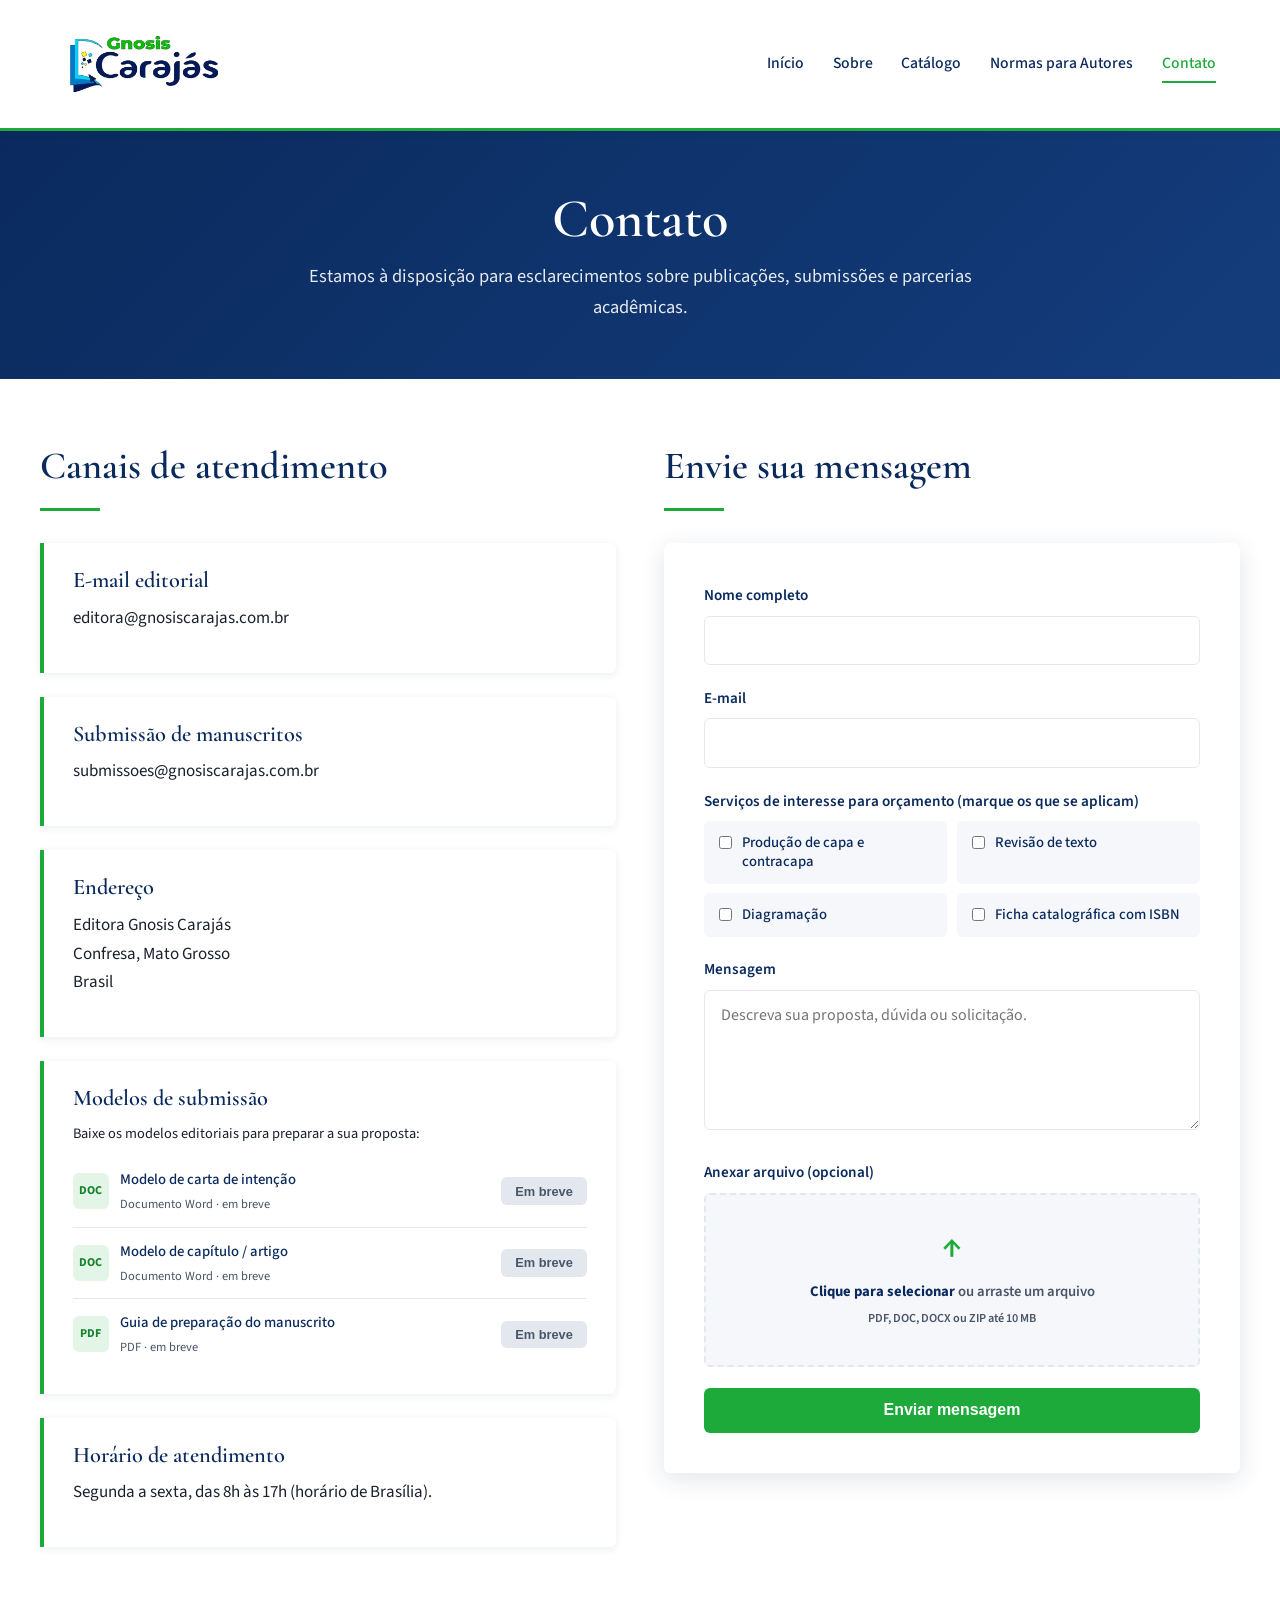
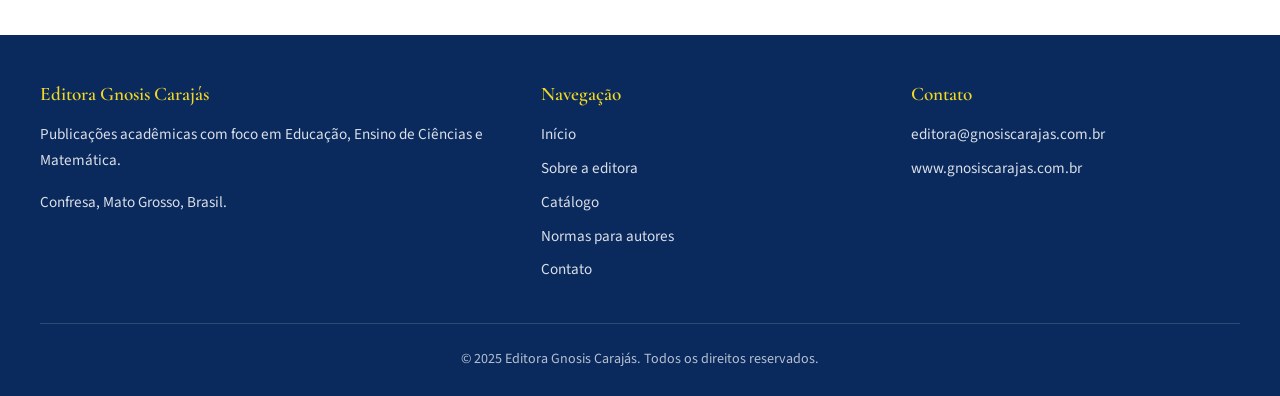
<file: contato.html>
<!DOCTYPE html>
<html lang="pt-BR">
<head>
    <meta charset="UTF-8">
    <meta name="viewport" content="width=device-width, initial-scale=1.0">
    <title>Contato · Editora Gnosis Carajás</title>
    <link rel="stylesheet" href="style.css">
    <link rel="icon" type="image/png" href="assets/logo.png">
    <style>
        /* Estilos específicos para checkboxes de serviços e upload */
        .grupo-checkbox {
            display: grid;
            grid-template-columns: 1fr 1fr;
            gap: 0.6rem;
            margin-top: 0.4rem;
        }

        .item-checkbox {
            display: flex;
            align-items: flex-start;
            gap: 0.6rem;
            padding: 0.7rem 0.9rem;
            background: var(--cinza-claro);
            border-radius: var(--raio);
            border: 1.5px solid transparent;
            cursor: pointer;
            transition: border-color var(--transicao), background var(--transicao);
        }

        .item-checkbox:hover {
            border-color: var(--verde-institucional);
        }

        .item-checkbox input[type="checkbox"] {
            width: auto;
            margin: 0;
            margin-top: 3px;
            accent-color: var(--verde-institucional);
            cursor: pointer;
        }

        .item-checkbox label {
            font-weight: 500;
            font-size: 0.92rem;
            color: var(--azul-profundo);
            margin: 0;
            cursor: pointer;
            line-height: 1.3;
        }

        .upload-area {
            border: 2px dashed var(--cinza-medio);
            border-radius: var(--raio);
            padding: 1.5rem;
            text-align: center;
            background: var(--cinza-claro);
            cursor: pointer;
            transition: border-color var(--transicao), background var(--transicao);
        }

        .upload-area:hover {
            border-color: var(--verde-institucional);
            background: rgba(30, 169, 59, 0.04);
        }

        .upload-area input[type="file"] {
            display: none;
        }

        .upload-icone {
            font-size: 2rem;
            color: var(--verde-institucional);
            display: block;
            margin-bottom: 0.4rem;
        }

        .upload-texto {
            font-size: 0.92rem;
            color: var(--cinza-texto);
        }

        .upload-texto strong {
            color: var(--azul-profundo);
        }

        .arquivo-selecionado {
            margin-top: 0.6rem;
            font-size: 0.85rem;
            color: var(--verde-escuro);
            font-weight: 600;
        }

        .lista-modelos {
            list-style: none;
            margin-top: 0.6rem;
        }

        .lista-modelos li {
            display: flex;
            align-items: center;
            justify-content: space-between;
            padding: 0.7rem 0;
            border-bottom: 1px solid var(--cinza-medio);
            gap: 0.8rem;
        }

        .lista-modelos li:last-child {
            border-bottom: 0;
        }

        .modelo-info {
            display: flex;
            align-items: center;
            gap: 0.7rem;
            flex: 1;
        }

        .modelo-icone {
            width: 36px;
            height: 36px;
            background: rgba(30, 169, 59, 0.12);
            color: var(--verde-escuro);
            border-radius: var(--raio);
            display: flex;
            align-items: center;
            justify-content: center;
            font-weight: 700;
            font-size: 0.75rem;
            flex-shrink: 0;
        }

        .modelo-nome {
            font-size: 0.92rem;
            color: var(--azul-profundo);
            font-weight: 500;
        }

        .modelo-tipo {
            font-size: 0.78rem;
            color: var(--cinza-texto);
            margin-top: 2px;
        }

        .botao-em-breve {
            background: var(--cinza-medio);
            color: var(--cinza-texto);
            padding: 0.4rem 0.9rem;
            border-radius: var(--raio);
            font-size: 0.8rem;
            font-weight: 600;
            cursor: not-allowed;
            border: 0;
        }

        @media (max-width: 640px) {
            .grupo-checkbox {
                grid-template-columns: 1fr;
            }
        }
    </style>
</head>
<body>

    <header class="cabecalho">
        <div class="cabecalho-interno">
            <a href="index.html" class="logo">
                <img src="assets/logo.png" alt="Logotipo da Editora Gnosis Carajás">
            </a>
            <button class="menu-botao" aria-label="Abrir menu" onclick="document.querySelector('.menu').classList.toggle('aberto')">☰</button>
            <nav>
                <ul class="menu">
                    <li><a href="index.html">Início</a></li>
                    <li><a href="sobre.html">Sobre</a></li>
                    <li><a href="catalogo.html">Catálogo</a></li>
                    <li><a href="normas.html">Normas para Autores</a></li>
                    <li><a href="contato.html" class="ativo">Contato</a></li>
                </ul>
            </nav>
        </div>
    </header>

    <section class="cabecalho-pagina">
        <h1>Contato</h1>
        <p>Estamos à disposição para esclarecimentos sobre publicações, submissões e parcerias acadêmicas.</p>
    </section>

    <section class="secao">
        <div class="secao-interna">
            <div class="colunas-2">
                <div>
                    <h2>Canais de atendimento</h2>
                    <div class="linha-decorativa" style="margin-left: 0;"></div>

                    <div class="bloco-info">
                        <h3>E-mail editorial</h3>
                        <p>editora@gnosiscarajas.com.br</p>
                    </div>

                    <div class="bloco-info">
                        <h3>Submissão de manuscritos</h3>
                        <p>submissoes@gnosiscarajas.com.br</p>
                    </div>

                    <div class="bloco-info">
                        <h3>Endereço</h3>
                        <p>Editora Gnosis Carajás<br>Confresa, Mato Grosso<br>Brasil</p>
                    </div>

                    <div class="bloco-info">
                        <h3>Modelos de submissão</h3>
                        <p style="font-size: 0.9rem; margin-bottom: 0.4rem;">Baixe os modelos editoriais para preparar a sua proposta:</p>
                        <ul class="lista-modelos">
                            <li>
                                <div class="modelo-info">
                                    <div class="modelo-icone">DOC</div>
                                    <div>
                                        <div class="modelo-nome">Modelo de carta de intenção</div>
                                        <div class="modelo-tipo">Documento Word · em breve</div>
                                    </div>
                                </div>
                                <button class="botao-em-breve" disabled>Em breve</button>
                            </li>
                            <li>
                                <div class="modelo-info">
                                    <div class="modelo-icone">DOC</div>
                                    <div>
                                        <div class="modelo-nome">Modelo de capítulo / artigo</div>
                                        <div class="modelo-tipo">Documento Word · em breve</div>
                                    </div>
                                </div>
                                <button class="botao-em-breve" disabled>Em breve</button>
                            </li>
                            <li>
                                <div class="modelo-info">
                                    <div class="modelo-icone">PDF</div>
                                    <div>
                                        <div class="modelo-nome">Guia de preparação do manuscrito</div>
                                        <div class="modelo-tipo">PDF · em breve</div>
                                    </div>
                                </div>
                                <button class="botao-em-breve" disabled>Em breve</button>
                            </li>
                        </ul>
                    </div>

                    <div class="bloco-info">
                        <h3>Horário de atendimento</h3>
                        <p>Segunda a sexta, das 8h às 17h (horário de Brasília).</p>
                    </div>
                </div>

                <div>
                    <h2>Envie sua mensagem</h2>
                    <div class="linha-decorativa" style="margin-left: 0;"></div>

                    <form class="formulario" onsubmit="event.preventDefault(); alert('Formulário de demonstração. Configure o envio em produção.');">
                        <div class="campo">
                            <label for="nome">Nome completo</label>
                            <input type="text" id="nome" name="nome" required>
                        </div>

                        <div class="campo">
                            <label for="email">E-mail</label>
                            <input type="email" id="email" name="email" required>
                        </div>

                        <div class="campo">
                            <label>Serviços de interesse para orçamento (marque os que se aplicam)</label>
                            <div class="grupo-checkbox">
                                <div class="item-checkbox" onclick="document.getElementById('s1').click()">
                                    <input type="checkbox" id="s1" name="servicos" value="capa">
                                    <label for="s1">Produção de capa e contracapa</label>
                                </div>
                                <div class="item-checkbox" onclick="document.getElementById('s2').click()">
                                    <input type="checkbox" id="s2" name="servicos" value="revisao">
                                    <label for="s2">Revisão de texto</label>
                                </div>
                                <div class="item-checkbox" onclick="document.getElementById('s3').click()">
                                    <input type="checkbox" id="s3" name="servicos" value="diagramacao">
                                    <label for="s3">Diagramação</label>
                                </div>
                                <div class="item-checkbox" onclick="document.getElementById('s4').click()">
                                    <input type="checkbox" id="s4" name="servicos" value="ficha-isbn">
                                    <label for="s4">Ficha catalográfica com ISBN</label>
                                </div>
                            </div>
                        </div>

                        <div class="campo">
                            <label for="mensagem">Mensagem</label>
                            <textarea id="mensagem" name="mensagem" required placeholder="Descreva sua proposta, dúvida ou solicitação."></textarea>
                        </div>

                        <div class="campo">
                            <label>Anexar arquivo (opcional)</label>
                            <label for="arquivo" class="upload-area">
                                <span class="upload-icone">↑</span>
                                <span class="upload-texto"><strong>Clique para selecionar</strong> ou arraste um arquivo<br>
                                <small>PDF, DOC, DOCX ou ZIP até 10 MB</small></span>
                                <input type="file" id="arquivo" name="arquivo" accept=".pdf,.doc,.docx,.zip" onchange="mostrarArquivo(this)">
                                <div id="nome-arquivo" class="arquivo-selecionado"></div>
                            </label>
                        </div>

                        <button type="submit" class="botao" style="width: 100%;">Enviar mensagem</button>
                    </form>
                </div>
            </div>
        </div>
    </section>

    <footer class="rodape">
        <div class="rodape-interno">
            <div>
                <h4>Editora Gnosis Carajás</h4>
                <p>Publicações acadêmicas com foco em Educação, Ensino de Ciências e Matemática.</p>
                <p style="margin-top: 1rem;">Confresa, Mato Grosso, Brasil.</p>
            </div>
            <div>
                <h4>Navegação</h4>
                <ul>
                    <li><a href="index.html">Início</a></li>
                    <li><a href="sobre.html">Sobre a editora</a></li>
                    <li><a href="catalogo.html">Catálogo</a></li>
                    <li><a href="normas.html">Normas para autores</a></li>
                    <li><a href="contato.html">Contato</a></li>
                </ul>
            </div>
            <div>
                <h4>Contato</h4>
                <ul>
                    <li>editora@gnosiscarajas.com.br</li>
                    <li>www.gnosiscarajas.com.br</li>
                </ul>
            </div>
        </div>
        <div class="rodape-base">
            © 2025 Editora Gnosis Carajás. Todos os direitos reservados.
        </div>
    </footer>

    <script>
        function mostrarArquivo(input) {
            var nomeDiv = document.getElementById('nome-arquivo');
            if (input.files && input.files.length > 0) {
                nomeDiv.textContent = 'Arquivo selecionado: ' + input.files[0].name;
            } else {
                nomeDiv.textContent = '';
            }
        }
    </script>

</body>
</html>
</file>
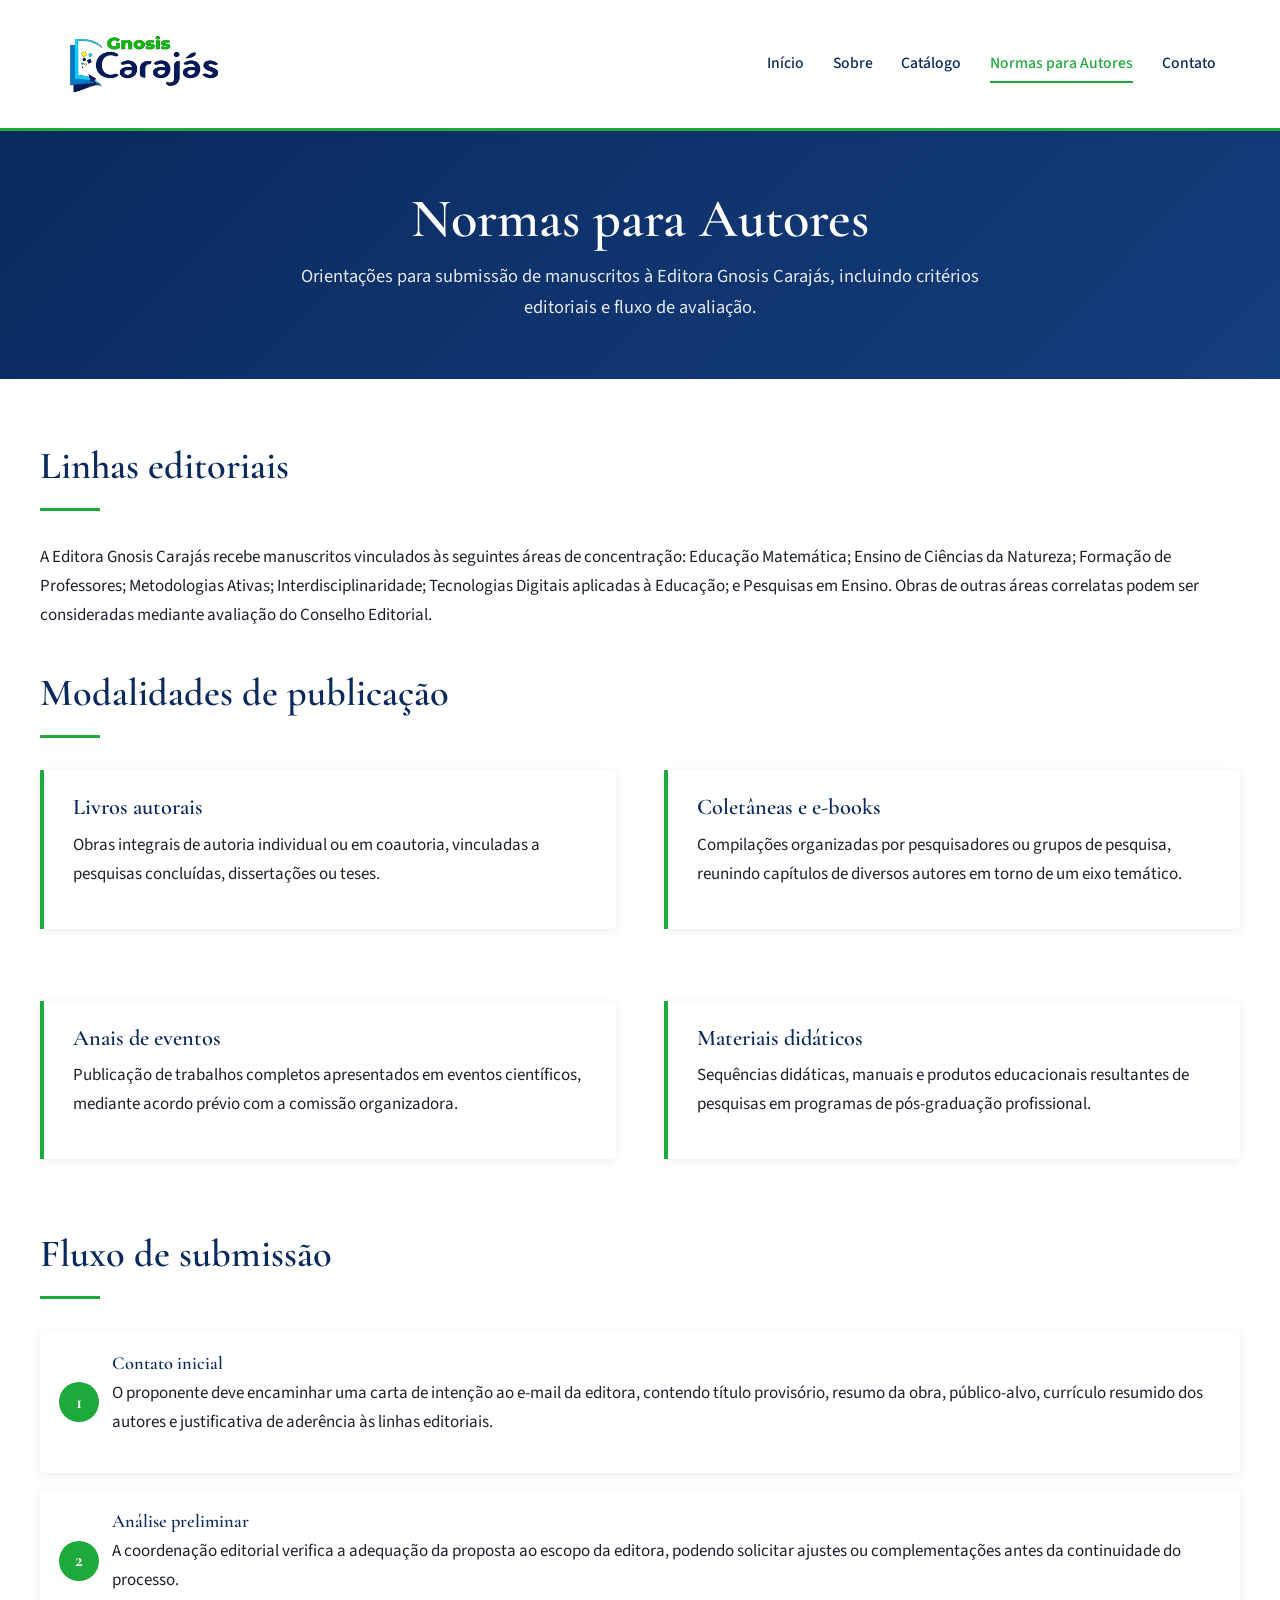
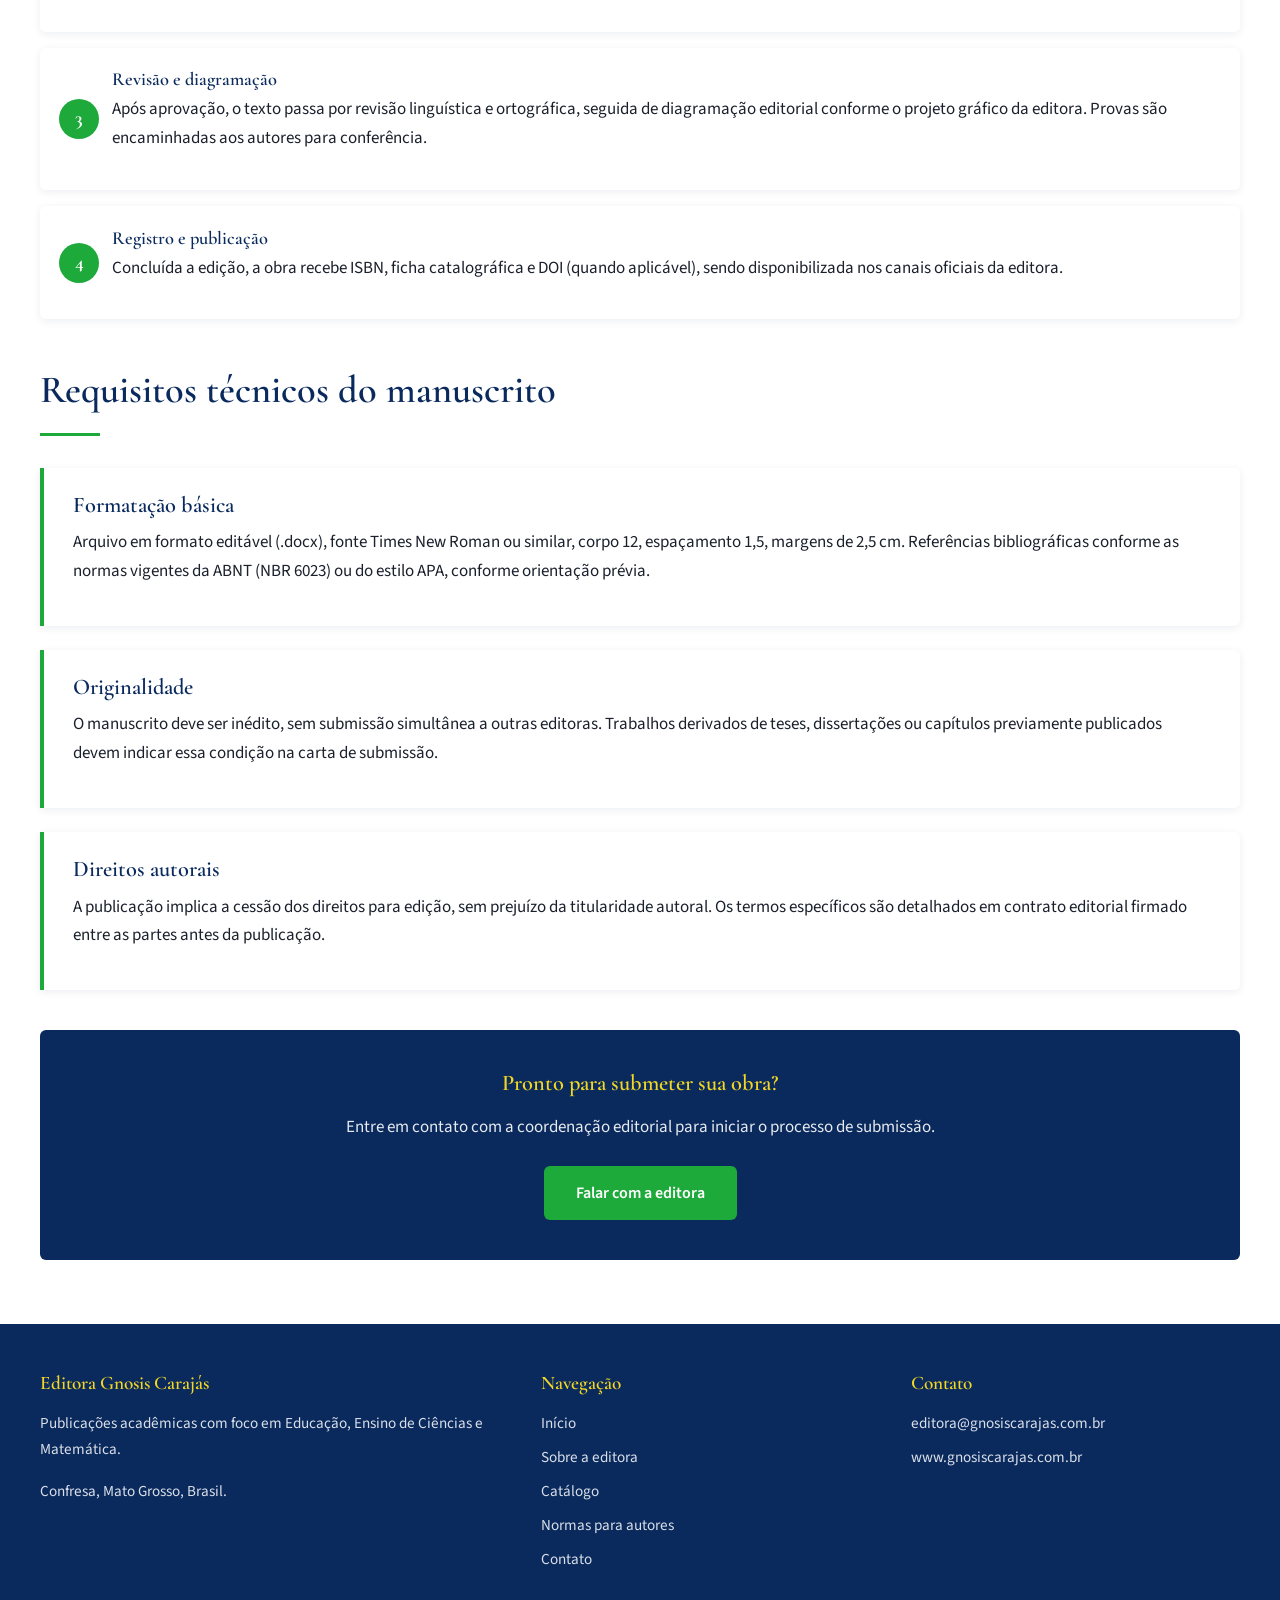
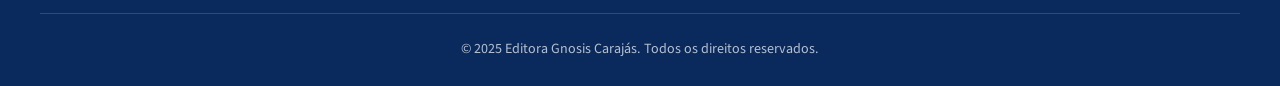
<file: normas.html>
<!DOCTYPE html>
<html lang="pt-BR">
<head>
    <meta charset="UTF-8">
    <meta name="viewport" content="width=device-width, initial-scale=1.0">
    <title>Normas para Autores · Editora Gnosis Carajás</title>
    <link rel="stylesheet" href="style.css">
    <link rel="icon" type="image/png" href="assets/logo.png">
</head>
<body>

    <header class="cabecalho">
        <div class="cabecalho-interno">
            <a href="index.html" class="logo">
                <img src="assets/logo.png" alt="Logotipo da Editora Gnosis Carajás">
            </a>
            <button class="menu-botao" aria-label="Abrir menu" onclick="document.querySelector('.menu').classList.toggle('aberto')">☰</button>
            <nav>
                <ul class="menu">
                    <li><a href="index.html">Início</a></li>
                    <li><a href="sobre.html">Sobre</a></li>
                    <li><a href="catalogo.html">Catálogo</a></li>
                    <li><a href="normas.html" class="ativo">Normas para Autores</a></li>
                    <li><a href="contato.html">Contato</a></li>
                </ul>
            </nav>
        </div>
    </header>

    <section class="cabecalho-pagina">
        <h1>Normas para Autores</h1>
        <p>Orientações para submissão de manuscritos à Editora Gnosis Carajás, incluindo critérios editoriais e fluxo de avaliação.</p>
    </section>

    <section class="secao">
        <div class="secao-interna">
            <h2>Linhas editoriais</h2>
            <div class="linha-decorativa" style="margin-left: 0;"></div>
            <p>A Editora Gnosis Carajás recebe manuscritos vinculados às seguintes áreas de concentração: Educação Matemática; Ensino de Ciências da Natureza; Formação de Professores; Metodologias Ativas; Interdisciplinaridade; Tecnologias Digitais aplicadas à Educação; e Pesquisas em Ensino. Obras de outras áreas correlatas podem ser consideradas mediante avaliação do Conselho Editorial.</p>

            <h2 style="margin-top: 2.5rem;">Modalidades de publicação</h2>
            <div class="linha-decorativa" style="margin-left: 0;"></div>
            <div class="colunas-2">
                <div class="bloco-info">
                    <h3>Livros autorais</h3>
                    <p>Obras integrais de autoria individual ou em coautoria, vinculadas a pesquisas concluídas, dissertações ou teses.</p>
                </div>
                <div class="bloco-info">
                    <h3>Coletâneas e e-books</h3>
                    <p>Compilações organizadas por pesquisadores ou grupos de pesquisa, reunindo capítulos de diversos autores em torno de um eixo temático.</p>
                </div>
                <div class="bloco-info">
                    <h3>Anais de eventos</h3>
                    <p>Publicação de trabalhos completos apresentados em eventos científicos, mediante acordo prévio com a comissão organizadora.</p>
                </div>
                <div class="bloco-info">
                    <h3>Materiais didáticos</h3>
                    <p>Sequências didáticas, manuais e produtos educacionais resultantes de pesquisas em programas de pós-graduação profissional.</p>
                </div>
            </div>

            <h2 style="margin-top: 3rem;">Fluxo de submissão</h2>
            <div class="linha-decorativa" style="margin-left: 0;"></div>

            <ol class="lista-normas">
                <li>
                    <h3>Contato inicial</h3>
                    <p>O proponente deve encaminhar uma carta de intenção ao e-mail da editora, contendo título provisório, resumo da obra, público-alvo, currículo resumido dos autores e justificativa de aderência às linhas editoriais.</p>
                </li>
                <li>
                    <h3>Análise preliminar</h3>
                    <p>A coordenação editorial verifica a adequação da proposta ao escopo da editora, podendo solicitar ajustes ou complementações antes da continuidade do processo.</p>
                </li>
                <li>
                    <h3>Revisão e diagramação</h3>
                    <p>Após aprovação, o texto passa por revisão linguística e ortográfica, seguida de diagramação editorial conforme o projeto gráfico da editora. Provas são encaminhadas aos autores para conferência.</p>
                </li>
                <li>
                    <h3>Registro e publicação</h3>
                    <p>Concluída a edição, a obra recebe ISBN, ficha catalográfica e DOI (quando aplicável), sendo disponibilizada nos canais oficiais da editora.</p>
                </li>
            </ol>

            <h2 style="margin-top: 3rem;">Requisitos técnicos do manuscrito</h2>
            <div class="linha-decorativa" style="margin-left: 0;"></div>

            <div class="bloco-info">
                <h3>Formatação básica</h3>
                <p>Arquivo em formato editável (.docx), fonte Times New Roman ou similar, corpo 12, espaçamento 1,5, margens de 2,5 cm. Referências bibliográficas conforme as normas vigentes da ABNT (NBR 6023) ou do estilo APA, conforme orientação prévia.</p>
            </div>

            <div class="bloco-info">
                <h3>Originalidade</h3>
                <p>O manuscrito deve ser inédito, sem submissão simultânea a outras editoras. Trabalhos derivados de teses, dissertações ou capítulos previamente publicados devem indicar essa condição na carta de submissão.</p>
            </div>

            <div class="bloco-info">
                <h3>Direitos autorais</h3>
                <p>A publicação implica a cessão dos direitos para edição, sem prejuízo da titularidade autoral. Os termos específicos são detalhados em contrato editorial firmado entre as partes antes da publicação.</p>
            </div>

            <div style="background: var(--azul-profundo); color: var(--branco); padding: 2.5rem; border-radius: var(--raio); margin-top: 2.5rem; text-align: center;">
                <h3 style="color: var(--amarelo);">Pronto para submeter sua obra?</h3>
                <p style="opacity: 0.9; margin: 1rem 0 1.5rem;">Entre em contato com a coordenação editorial para iniciar o processo de submissão.</p>
                <a href="contato.html" class="botao">Falar com a editora</a>
            </div>
        </div>
    </section>

    <footer class="rodape">
        <div class="rodape-interno">
            <div>
                <h4>Editora Gnosis Carajás</h4>
                <p>Publicações acadêmicas com foco em Educação, Ensino de Ciências e Matemática.</p>
                <p style="margin-top: 1rem;">Confresa, Mato Grosso, Brasil.</p>
            </div>
            <div>
                <h4>Navegação</h4>
                <ul>
                    <li><a href="index.html">Início</a></li>
                    <li><a href="sobre.html">Sobre a editora</a></li>
                    <li><a href="catalogo.html">Catálogo</a></li>
                    <li><a href="normas.html">Normas para autores</a></li>
                    <li><a href="contato.html">Contato</a></li>
                </ul>
            </div>
            <div>
                <h4>Contato</h4>
                <ul>
                    <li>editora@gnosiscarajas.com.br</li>
                    <li>www.gnosiscarajas.com.br</li>
                </ul>
            </div>
        </div>
        <div class="rodape-base">
            © 2025 Editora Gnosis Carajás. Todos os direitos reservados.
        </div>
    </footer>

</body>
</html>
</file>
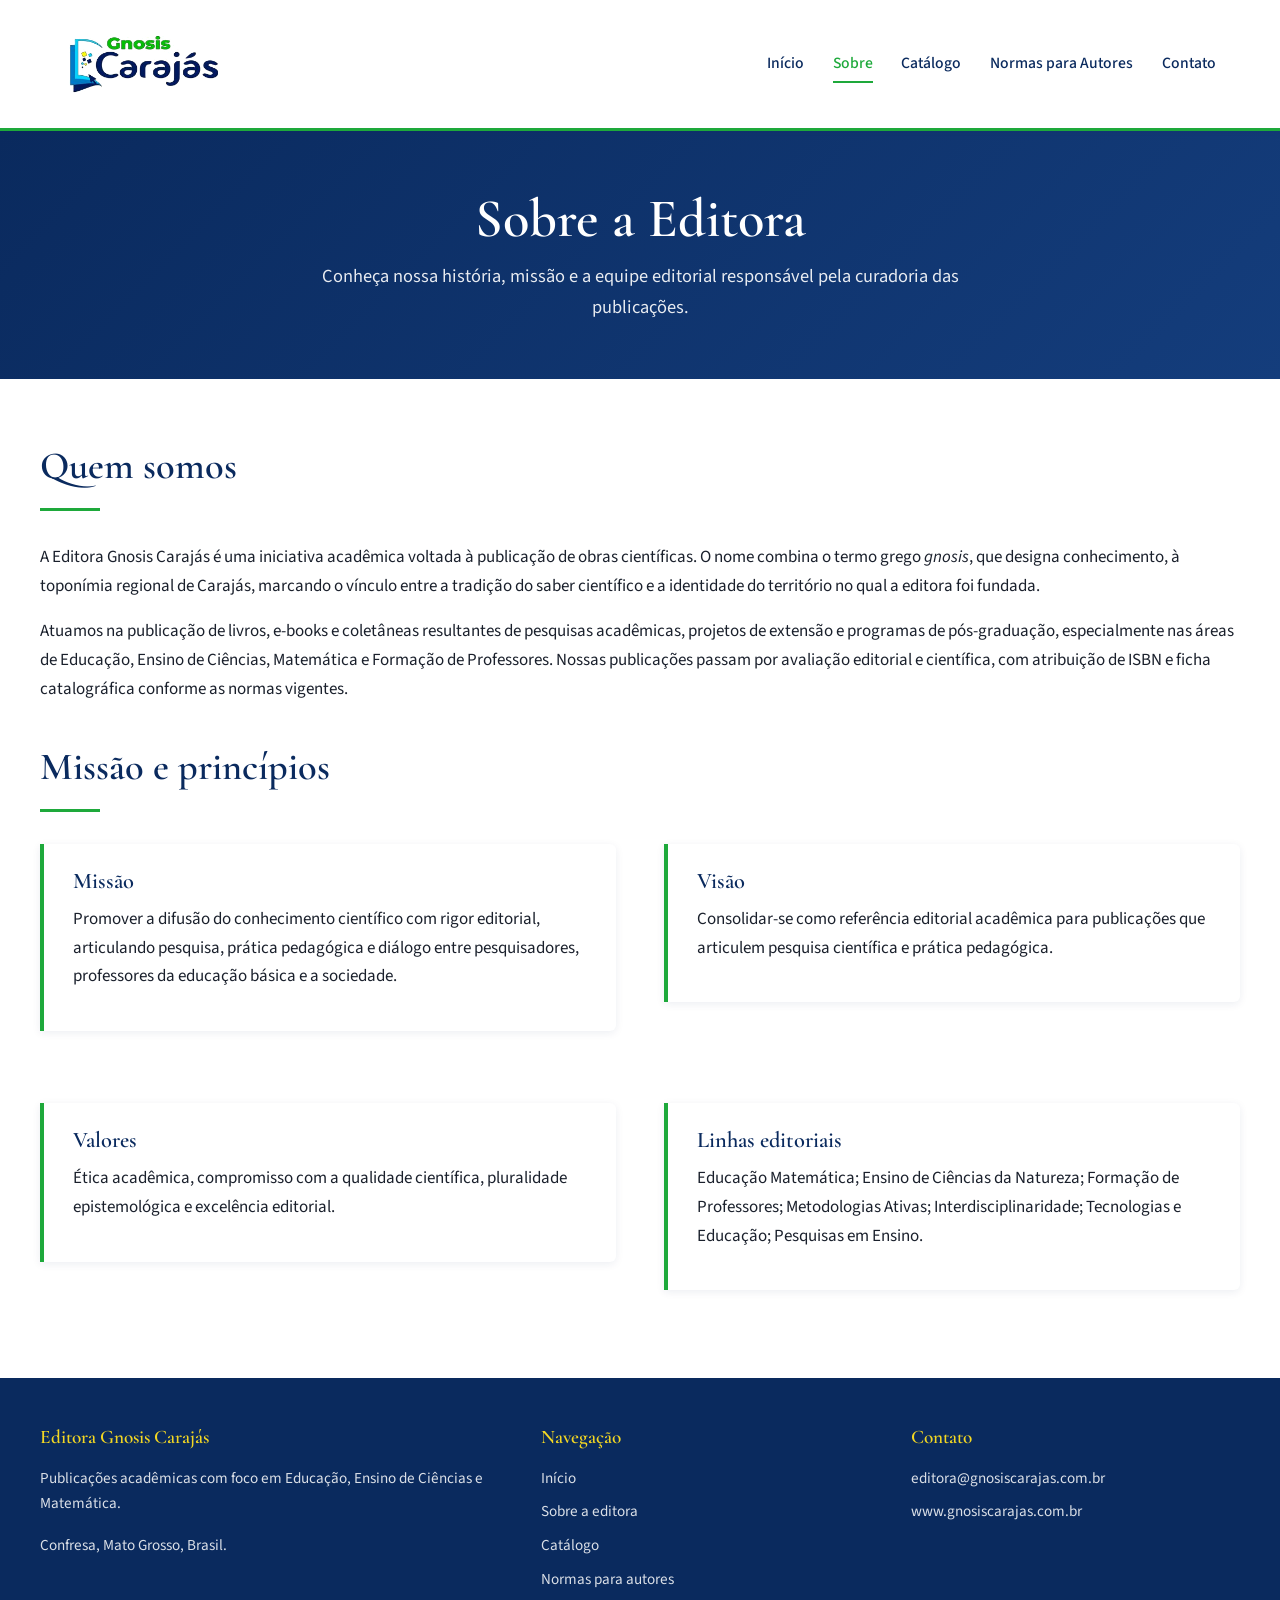
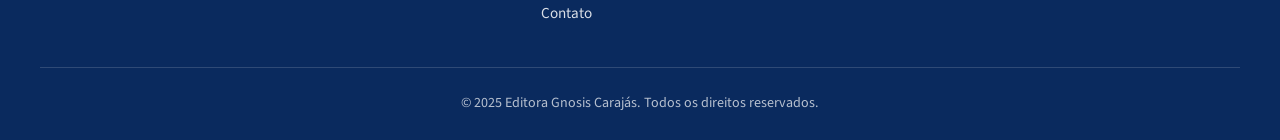
<file: sobre.html>
<!DOCTYPE html>
<html lang="pt-BR">
<head>
    <meta charset="UTF-8">
    <meta name="viewport" content="width=device-width, initial-scale=1.0">
    <title>Sobre a Editora · Gnosis Carajás</title>
    <link rel="stylesheet" href="style.css">
    <link rel="icon" type="image/png" href="assets/logo.png">
</head>
<body>

    <header class="cabecalho">
        <div class="cabecalho-interno">
            <a href="index.html" class="logo">
                <img src="assets/logo.png" alt="Logotipo da Editora Gnosis Carajás">
            </a>
            <button class="menu-botao" aria-label="Abrir menu" onclick="document.querySelector('.menu').classList.toggle('aberto')">☰</button>
            <nav>
                <ul class="menu">
                    <li><a href="index.html">Início</a></li>
                    <li><a href="sobre.html" class="ativo">Sobre</a></li>
                    <li><a href="catalogo.html">Catálogo</a></li>
                    <li><a href="normas.html">Normas para Autores</a></li>
                    <li><a href="contato.html">Contato</a></li>
                </ul>
            </nav>
        </div>
    </header>

    <section class="cabecalho-pagina">
        <h1>Sobre a Editora</h1>
        <p>Conheça nossa história, missão e a equipe editorial responsável pela curadoria das publicações.</p>
    </section>

    <section class="secao">
        <div class="secao-interna">
            <h2>Quem somos</h2>
            <div class="linha-decorativa" style="margin-left: 0;"></div>
            <p>A Editora Gnosis Carajás é uma iniciativa acadêmica voltada à publicação de obras científicas. O nome combina o termo grego <em>gnosis</em>, que designa conhecimento, à toponímia regional de Carajás, marcando o vínculo entre a tradição do saber científico e a identidade do território no qual a editora foi fundada.</p>

            <p>Atuamos na publicação de livros, e-books e coletâneas resultantes de pesquisas acadêmicas, projetos de extensão e programas de pós-graduação, especialmente nas áreas de Educação, Ensino de Ciências, Matemática e Formação de Professores. Nossas publicações passam por avaliação editorial e científica, com atribuição de ISBN e ficha catalográfica conforme as normas vigentes.</p>

            <h2 style="margin-top: 2.5rem;">Missão e princípios</h2>
            <div class="linha-decorativa" style="margin-left: 0;"></div>

            <div class="colunas-2">
                <div class="bloco-info">
                    <h3>Missão</h3>
                    <p>Promover a difusão do conhecimento científico com rigor editorial, articulando pesquisa, prática pedagógica e diálogo entre pesquisadores, professores da educação básica e a sociedade.</p>
                </div>
                <div class="bloco-info">
                    <h3>Visão</h3>
                    <p>Consolidar-se como referência editorial acadêmica para publicações que articulem pesquisa científica e prática pedagógica.</p>
                </div>
                <div class="bloco-info">
                    <h3>Valores</h3>
                    <p>Ética acadêmica, compromisso com a qualidade científica, pluralidade epistemológica e excelência editorial.</p>
                </div>
                <div class="bloco-info">
                    <h3>Linhas editoriais</h3>
                    <p>Educação Matemática; Ensino de Ciências da Natureza; Formação de Professores; Metodologias Ativas; Interdisciplinaridade; Tecnologias e Educação; Pesquisas em Ensino.</p>
                </div>
            </div>
        </div>
    </section>

    <footer class="rodape">
        <div class="rodape-interno">
            <div>
                <h4>Editora Gnosis Carajás</h4>
                <p>Publicações acadêmicas com foco em Educação, Ensino de Ciências e Matemática.</p>
                <p style="margin-top: 1rem;">Confresa, Mato Grosso, Brasil.</p>
            </div>
            <div>
                <h4>Navegação</h4>
                <ul>
                    <li><a href="index.html">Início</a></li>
                    <li><a href="sobre.html">Sobre a editora</a></li>
                    <li><a href="catalogo.html">Catálogo</a></li>
                    <li><a href="normas.html">Normas para autores</a></li>
                    <li><a href="contato.html">Contato</a></li>
                </ul>
            </div>
            <div>
                <h4>Contato</h4>
                <ul>
                    <li>editora@gnosiscarajas.com.br</li>
                    <li>www.gnosiscarajas.com.br</li>
                </ul>
            </div>
        </div>
        <div class="rodape-base">
            © 2025 Editora Gnosis Carajás. Todos os direitos reservados.
        </div>
    </footer>

</body>
</html>
</file>
<file: style.css>
/* =========================================================
   Editora Gnosis Carajás · Folha de Estilos
   Paleta extraída da identidade visual:
   - Azul-marinho profundo (texto e cabeçalho)
   - Verde institucional (destaque principal)
   - Amarelo (acento)
   - Azul claro (elementos secundários)
   ========================================================= */

@import url('https://fonts.googleapis.com/css2?family=Cormorant+Garamond:wght@500;600;700&family=Source+Sans+3:wght@300;400;500;600;700&display=swap');

:root {
    --azul-profundo: #0a2a5e;
    --azul-medio: #143d7c;
    --azul-claro: #4ba3d8;
    --verde-institucional: #1ea93b;
    --verde-escuro: #15822d;
    --amarelo: #f3d723;
    --branco: #ffffff;
    --cinza-claro: #f5f7fa;
    --cinza-medio: #e3e8ef;
    --cinza-texto: #4a5568;
    --preto-suave: #1a202c;

    --fonte-titulo: 'Cormorant Garamond', Georgia, serif;
    --fonte-texto: 'Source Sans 3', system-ui, sans-serif;

    --largura-conteudo: 1200px;
    --raio: 6px;
    --sombra-suave: 0 2px 8px rgba(10, 42, 94, 0.08);
    --sombra-media: 0 6px 24px rgba(10, 42, 94, 0.12);
    --transicao: 0.25s ease;
}

*, *::before, *::after {
    box-sizing: border-box;
    margin: 0;
    padding: 0;
}

html {
    scroll-behavior: smooth;
}

body {
    font-family: var(--fonte-texto);
    font-size: 17px;
    line-height: 1.7;
    color: var(--preto-suave);
    background: var(--branco);
    min-height: 100vh;
    display: flex;
    flex-direction: column;
}

h1, h2, h3, h4 {
    font-family: var(--fonte-titulo);
    color: var(--azul-profundo);
    line-height: 1.2;
    font-weight: 600;
}

h1 { font-size: clamp(2.2rem, 5vw, 3.4rem); }
h2 { font-size: clamp(1.8rem, 3.5vw, 2.4rem); margin-bottom: 1.2rem; }
h3 { font-size: 1.4rem; margin-bottom: 0.6rem; }

p { margin-bottom: 1rem; }

a {
    color: var(--azul-medio);
    text-decoration: none;
    transition: color var(--transicao);
}

a:hover {
    color: var(--verde-institucional);
}

/* ============== CABEÇALHO ============== */

.cabecalho {
    background: var(--branco);
    border-bottom: 3px solid var(--verde-institucional);
    box-shadow: var(--sombra-suave);
    position: sticky;
    top: 0;
    z-index: 100;
}

.cabecalho-interno {
    max-width: var(--largura-conteudo);
    margin: 0 auto;
    padding: 1.2rem 1.5rem;
    display: flex;
    justify-content: space-between;
    align-items: center;
    gap: 2rem;
}

.logo {
    display: flex;
    align-items: center;
    gap: 0.8rem;
}

.logo img {
    height: 90px;
    width: auto;
    transition: transform var(--transicao);
}

.logo img:hover {
    transform: scale(1.03);
}

.menu {
    display: flex;
    gap: 1.8rem;
    list-style: none;
    align-items: center;
}

.menu a {
    color: var(--azul-profundo);
    font-weight: 500;
    font-size: 0.98rem;
    padding: 0.4rem 0;
    border-bottom: 2px solid transparent;
    transition: border-color var(--transicao), color var(--transicao);
}

.menu a:hover,
.menu a.ativo {
    color: var(--verde-institucional);
    border-bottom-color: var(--verde-institucional);
}

.menu-botao {
    display: none;
    background: none;
    border: 0;
    font-size: 1.6rem;
    color: var(--azul-profundo);
    cursor: pointer;
}

/* ============== HERO ============== */

.hero {
    background: linear-gradient(135deg, var(--azul-profundo) 0%, var(--azul-medio) 100%);
    color: var(--branco);
    padding: 5rem 1.5rem 5.5rem;
    position: relative;
    overflow: hidden;
}

.hero::before {
    content: "";
    position: absolute;
    inset: 0;
    background-image:
        radial-gradient(circle at 20% 30%, rgba(30, 169, 59, 0.18) 0%, transparent 40%),
        radial-gradient(circle at 80% 70%, rgba(75, 163, 216, 0.15) 0%, transparent 45%);
    pointer-events: none;
}

.hero-conteudo {
    max-width: var(--largura-conteudo);
    margin: 0 auto;
    position: relative;
    z-index: 1;
}

.hero h1 {
    color: var(--branco);
    margin-bottom: 1rem;
    max-width: 800px;
}

.hero h1 .destaque {
    color: var(--amarelo);
    font-style: italic;
}

.hero-subtitulo {
    font-size: 1.2rem;
    max-width: 680px;
    margin-bottom: 2rem;
    opacity: 0.92;
}

.botao {
    display: inline-block;
    padding: 0.85rem 2rem;
    background: var(--verde-institucional);
    color: var(--branco);
    border-radius: var(--raio);
    font-weight: 600;
    font-size: 1rem;
    border: 0;
    cursor: pointer;
    transition: background var(--transicao), transform var(--transicao);
    text-decoration: none;
}

.botao:hover {
    background: var(--verde-escuro);
    color: var(--branco);
    transform: translateY(-2px);
}

.botao-secundario {
    background: transparent;
    border: 2px solid var(--branco);
    margin-left: 0.8rem;
}

.botao-secundario:hover {
    background: var(--branco);
    color: var(--azul-profundo);
}

/* ============== SEÇÕES ============== */

.secao {
    padding: 4rem 1.5rem;
}

.secao-interna {
    max-width: var(--largura-conteudo);
    margin: 0 auto;
}

.secao-alternativa {
    background: var(--cinza-claro);
}

.titulo-secao {
    text-align: center;
    margin-bottom: 0.5rem;
}

.subtitulo-secao {
    text-align: center;
    color: var(--cinza-texto);
    margin-bottom: 3rem;
    font-size: 1.1rem;
}

.linha-decorativa {
    width: 60px;
    height: 3px;
    background: var(--verde-institucional);
    margin: 1rem auto 2rem;
}

/* ============== GRID DE LIVROS ============== */

.grade-livros {
    display: grid;
    grid-template-columns: repeat(auto-fill, minmax(280px, 1fr));
    gap: 2rem;
}

.cartao-livro {
    background: var(--branco);
    border-radius: var(--raio);
    box-shadow: var(--sombra-suave);
    overflow: hidden;
    transition: transform var(--transicao), box-shadow var(--transicao);
    display: flex;
    flex-direction: column;
}

.cartao-livro:hover {
    transform: translateY(-4px);
    box-shadow: var(--sombra-media);
}

.cartao-livro .capa {
    width: 100%;
    aspect-ratio: 2 / 3;
    object-fit: cover;
    background: var(--cinza-claro);
}

.cartao-livro-corpo {
    padding: 1.4rem;
    display: flex;
    flex-direction: column;
    flex: 1;
}

.cartao-livro h3 {
    font-size: 1.2rem;
    margin-bottom: 0.4rem;
    color: var(--azul-profundo);
}

.cartao-livro .autores {
    font-size: 0.92rem;
    color: var(--cinza-texto);
    font-style: italic;
    margin-bottom: 0.8rem;
}

.cartao-livro .resumo {
    font-size: 0.95rem;
    color: var(--cinza-texto);
    margin-bottom: 1.2rem;
    flex: 1;
}

.cartao-livro-acoes {
    display: flex;
    gap: 0.6rem;
    flex-wrap: wrap;
}

.botao-livro {
    display: inline-flex;
    align-items: center;
    gap: 0.4rem;
    padding: 0.55rem 1rem;
    border-radius: var(--raio);
    font-size: 0.9rem;
    font-weight: 600;
    text-decoration: none;
    transition: background var(--transicao);
}

.botao-baixar {
    background: var(--verde-institucional);
    color: var(--branco);
}

.botao-baixar:hover {
    background: var(--verde-escuro);
    color: var(--branco);
}

.botao-detalhes {
    background: var(--cinza-medio);
    color: var(--azul-profundo);
}

.botao-detalhes:hover {
    background: var(--azul-claro);
    color: var(--branco);
}

.tag {
    display: inline-block;
    background: rgba(30, 169, 59, 0.12);
    color: var(--verde-escuro);
    font-size: 0.78rem;
    font-weight: 600;
    padding: 0.25rem 0.7rem;
    border-radius: 20px;
    margin-bottom: 0.8rem;
    text-transform: uppercase;
    letter-spacing: 0.5px;
}

/* ============== COLUNAS DE TEXTO ============== */

.colunas-2 {
    display: grid;
    grid-template-columns: 1fr 1fr;
    gap: 3rem;
    align-items: start;
}

.bloco-info {
    background: var(--branco);
    border-left: 4px solid var(--verde-institucional);
    padding: 1.5rem 1.8rem;
    border-radius: 0 var(--raio) var(--raio) 0;
    box-shadow: var(--sombra-suave);
    margin-bottom: 1.5rem;
}

.bloco-info h3 {
    color: var(--azul-profundo);
    margin-bottom: 0.6rem;
}

/* ============== EQUIPE / CONSELHO ============== */

.lista-conselho {
    display: grid;
    grid-template-columns: repeat(auto-fill, minmax(260px, 1fr));
    gap: 1rem;
    list-style: none;
    margin-top: 1.5rem;
}

.lista-conselho li {
    background: var(--branco);
    padding: 1rem 1.2rem;
    border-radius: var(--raio);
    border-left: 3px solid var(--azul-claro);
    box-shadow: var(--sombra-suave);
    font-size: 0.95rem;
}

/* ============== FORMULÁRIO ============== */

.formulario {
    max-width: 640px;
    margin: 0 auto;
    background: var(--branco);
    padding: 2.5rem;
    border-radius: var(--raio);
    box-shadow: var(--sombra-media);
}

.campo {
    margin-bottom: 1.3rem;
}

.campo label {
    display: block;
    font-weight: 600;
    color: var(--azul-profundo);
    margin-bottom: 0.4rem;
    font-size: 0.95rem;
}

.campo input,
.campo textarea,
.campo select {
    width: 100%;
    padding: 0.8rem 1rem;
    border: 1.5px solid var(--cinza-medio);
    border-radius: var(--raio);
    font-family: var(--fonte-texto);
    font-size: 1rem;
    transition: border-color var(--transicao);
    background: var(--branco);
}

.campo input:focus,
.campo textarea:focus,
.campo select:focus {
    outline: none;
    border-color: var(--verde-institucional);
}

.campo textarea {
    min-height: 140px;
    resize: vertical;
}

/* ============== LISTAS DE NORMAS ============== */

.lista-normas {
    counter-reset: passo;
    list-style: none;
    margin-top: 1.5rem;
}

.lista-normas li {
    counter-increment: passo;
    position: relative;
    padding: 1.3rem 1.5rem 1.3rem 4.5rem;
    background: var(--branco);
    border-radius: var(--raio);
    margin-bottom: 1rem;
    box-shadow: var(--sombra-suave);
}

.lista-normas li::before {
    content: counter(passo);
    position: absolute;
    left: 1.2rem;
    top: 50%;
    transform: translateY(-50%);
    width: 40px;
    height: 40px;
    background: var(--verde-institucional);
    color: var(--branco);
    border-radius: 50%;
    display: flex;
    align-items: center;
    justify-content: center;
    font-weight: 700;
    font-family: var(--fonte-titulo);
    font-size: 1.2rem;
}

.lista-normas li h3 {
    margin-bottom: 0.3rem;
    font-size: 1.15rem;
}

/* ============== RODAPÉ ============== */

.rodape {
    background: var(--azul-profundo);
    color: var(--branco);
    padding: 3rem 1.5rem 1.5rem;
    margin-top: auto;
}

.rodape-interno {
    max-width: var(--largura-conteudo);
    margin: 0 auto;
    display: grid;
    grid-template-columns: 1.4fr 1fr 1fr;
    gap: 2.5rem;
    margin-bottom: 2rem;
}

.rodape h4 {
    color: var(--amarelo);
    font-family: var(--fonte-titulo);
    font-size: 1.2rem;
    margin-bottom: 1rem;
}

.rodape p,
.rodape a,
.rodape li {
    color: rgba(255, 255, 255, 0.85);
    font-size: 0.95rem;
}

.rodape ul {
    list-style: none;
}

.rodape li {
    margin-bottom: 0.5rem;
}

.rodape a:hover {
    color: var(--verde-institucional);
}

.rodape-base {
    max-width: var(--largura-conteudo);
    margin: 0 auto;
    padding-top: 1.5rem;
    border-top: 1px solid rgba(255, 255, 255, 0.15);
    text-align: center;
    font-size: 0.88rem;
    color: rgba(255, 255, 255, 0.7);
}

/* ============== PÁGINA INTERNA ============== */

.cabecalho-pagina {
    background: linear-gradient(135deg, var(--azul-profundo) 0%, var(--azul-medio) 100%);
    color: var(--branco);
    padding: 3.5rem 1.5rem;
    text-align: center;
}

.cabecalho-pagina h1 {
    color: var(--branco);
    margin-bottom: 0.5rem;
}

.cabecalho-pagina p {
    opacity: 0.9;
    font-size: 1.15rem;
    max-width: 700px;
    margin: 0 auto;
}

/* ============== RESPONSIVO ============== */

@media (max-width: 860px) {
    .colunas-2 {
        grid-template-columns: 1fr;
    }

    .rodape-interno {
        grid-template-columns: 1fr;
        gap: 2rem;
    }

    .menu {
        position: absolute;
        top: 100%;
        left: 0;
        right: 0;
        background: var(--branco);
        flex-direction: column;
        gap: 0;
        box-shadow: var(--sombra-media);
        max-height: 0;
        overflow: hidden;
        transition: max-height 0.3s ease;
    }

    .menu.aberto {
        max-height: 500px;
    }

    .menu li {
        width: 100%;
        text-align: center;
        border-bottom: 1px solid var(--cinza-medio);
    }

    .menu a {
        display: block;
        padding: 1rem;
        border: 0;
    }

    .menu-botao {
        display: block;
    }

    .secao {
        padding: 3rem 1.2rem;
    }

    .hero {
        padding: 3.5rem 1.2rem 4rem;
    }

    .botao-secundario {
        margin-left: 0;
        margin-top: 0.8rem;
    }
}
</file>
<file: gpt/assets/css/styles.css>
:root {
  --bg: #f7f4ee;
  --paper: #fffdf8;
  --paper-2: #f0e7d9;
  --ink: #27221a;
  --text: #4b5563;
  --muted: #6b7280;
  --line: #ded6c8;
  --line-2: #cfc4b2;
  --accent: #735c2f;
  --accent-dark: #3f3a31;
}

* {
  box-sizing: border-box;
}

html {
  scroll-behavior: smooth;
}

body {
  margin: 0;
  background: var(--bg);
  color: var(--ink);
  font-family: Georgia, "Times New Roman", serif;
}

img {
  max-width: 100%;
  display: block;
}

button,
input,
select,
textarea,
a.button {
  font-family: Arial, sans-serif;
}

.container {
  width: min(1180px, calc(100% - 48px));
  margin: 0 auto;
}

.site-header {
  position: sticky;
  top: 0;
  z-index: 20;
  background: rgba(255, 253, 248, 0.96);
  border-bottom: 1px solid var(--line);
  backdrop-filter: blur(10px);
}

.header-inner {
  min-height: 82px;
  display: flex;
  align-items: center;
  justify-content: space-between;
  gap: 24px;
}

.brand {
  display: inline-flex;
  align-items: center;
  gap: 14px;
  border: 0;
  background: transparent;
  cursor: pointer;
  color: inherit;
  text-align: left;
  padding: 0;
}

.brand-mark {
  width: 50px;
  height: 50px;
  border-radius: 50%;
  border: 1px solid #b8aa94;
  background: #fffaf0;
  display: grid;
  place-items: center;
  color: var(--accent);
  font-weight: 700;
  letter-spacing: 0.04em;
}

.brand-title {
  display: block;
  font-size: 19px;
  font-weight: 700;
  letter-spacing: 0.01em;
}

.brand-subtitle {
  display: block;
  margin-top: 2px;
  color: var(--muted);
  font: 12px Arial, sans-serif;
}

.main-nav {
  display: flex;
  flex-wrap: wrap;
  justify-content: flex-end;
  gap: 6px;
}

.main-nav button {
  border: 1px solid transparent;
  background: transparent;
  color: #475569;
  padding: 10px 14px;
  border-radius: 999px;
  cursor: pointer;
  font-size: 14px;
}

.main-nav button:hover {
  background: #eee7db;
  color: var(--ink);
}

.main-nav button.active {
  background: var(--accent-dark);
  color: white;
}

.page {
  display: none;
}

.page.active {
  display: block;
}

.hero {
  background: linear-gradient(180deg, var(--paper) 0%, var(--paper-2) 100%);
  border-bottom: 1px solid var(--line);
  padding: 74px 0 58px;
}

.hero-grid {
  display: grid;
  grid-template-columns: 1.05fr 0.95fr;
  gap: 44px;
  align-items: center;
}

.eyebrow {
  display: inline-flex;
  width: fit-content;
  border: 1px solid #d8ccb8;
  background: #fffaf0;
  color: var(--accent);
  border-radius: 999px;
  padding: 8px 14px;
  font: 13px Arial, sans-serif;
  margin-bottom: 18px;
}

h1,
h2,
h3,
p {
  overflow-wrap: anywhere;
}

h1 {
  margin: 0;
  max-width: 800px;
  color: var(--ink);
  font-size: clamp(36px, 5vw, 58px);
  line-height: 1.05;
  letter-spacing: -0.035em;
}

.hero p,
.section-subtitle {
  color: #5f6670;
  line-height: 1.75;
  font-size: 17px;
  max-width: 760px;
}

.actions {
  display: flex;
  gap: 12px;
  flex-wrap: wrap;
  margin-top: 22px;
}

.button,
.primary,
.secondary {
  display: inline-flex;
  align-items: center;
  justify-content: center;
  text-decoration: none;
  border-radius: 12px;
  padding: 12px 16px;
  font-size: 14px;
  font-weight: 700;
  cursor: pointer;
}

.primary {
  background: var(--accent-dark);
  color: white;
  border: 1px solid var(--accent-dark);
}

.secondary {
  background: var(--paper);
  color: var(--accent-dark);
  border: 1px solid var(--line-2);
}

.hero-covers {
  display: grid;
  grid-template-columns: repeat(3, minmax(0, 1fr));
  gap: 16px;
  align-items: end;
}

.hero-covers img,
.latest-cover img,
.catalog-cover img {
  width: 100%;
  height: auto;
  border: 1px solid rgba(94, 80, 58, 0.18);
  border-radius: 8px;
  box-shadow: 0 12px 28px rgba(31, 41, 51, 0.16);
  background: white;
}

.section {
  padding: 62px 0;
}

.section-title {
  font-size: clamp(30px, 4vw, 44px);
  line-height: 1.12;
  margin: 8px 0 14px;
  color: var(--ink);
  letter-spacing: -0.02em;
}

.latest-list {
  display: grid;
  grid-template-columns: repeat(3, minmax(0, 1fr));
  gap: 20px;
  margin-top: 28px;
}

.latest-card,
.catalog-item,
.about-card,
.form-card,
.model-card,
.panel-card {
  background: var(--paper);
  border: 1px solid var(--line);
  border-radius: 20px;
  box-shadow: 0 10px 26px rgba(31, 41, 51, 0.05);
}

.latest-card {
  padding: 18px;
  display: grid;
  grid-template-columns: 112px 1fr;
  gap: 18px;
  align-items: start;
}

.latest-info h3 {
  margin: 10px 0 8px;
  font-size: 18px;
  line-height: 1.22;
  color: var(--ink);
}

.latest-info p,
.authors {
  margin: 0;
  color: #59616c;
  line-height: 1.55;
  font: 14px Arial, sans-serif;
}

.latest-info p:not(.authors) {
  margin-top: 10px;
  font-family: Georgia, "Times New Roman", serif;
}

.pill,
.tag-row span {
  display: inline-flex;
  align-items: center;
  width: fit-content;
  padding: 5px 9px;
  border-radius: 999px;
  background: #eee7db;
  color: var(--accent);
  font: 700 12px Arial, sans-serif;
}

.mini-meta {
  display: flex;
  flex-wrap: wrap;
  gap: 8px;
  margin-top: 12px;
  color: var(--muted);
  font: 12px Arial, sans-serif;
}

.about-grid,
.contact-grid,
.submission-grid {
  display: grid;
  grid-template-columns: 0.92fr 1.08fr;
  gap: 30px;
  margin-top: 28px;
}

.panel-card,
.about-card,
.form-card,
.model-card {
  padding: 26px;
}

.panel-card.dark {
  background: var(--accent-dark);
  color: white;
  border-color: var(--accent-dark);
}

.about-card p,
.panel-card p,
.model-card p {
  line-height: 1.8;
  color: #59616c;
}

.panel-card.dark p {
  color: #eee7db;
}

.filters {
  display: grid;
  grid-template-columns: 1fr 220px 220px;
  gap: 12px;
  margin: 28px 0 20px;
}

input,
select,
textarea {
  width: 100%;
  border: 1px solid var(--line-2);
  background: var(--paper);
  color: #1f2933;
  border-radius: 12px;
  padding: 12px 14px;
  font: 14px Arial, sans-serif;
}

textarea {
  min-height: 120px;
  resize: vertical;
}

.results-count {
  margin-bottom: 18px;
  color: var(--muted);
  font: 14px Arial, sans-serif;
}

.catalog-list {
  display: grid;
  gap: 22px;
}

.catalog-item {
  display: grid;
  grid-template-columns: 160px 1fr;
  gap: 24px;
  padding: 18px;
}

.catalog-content h3 {
  margin: 10px 0 8px;
  color: var(--ink);
  font-size: 24px;
  line-height: 1.18;
}

.synopsis {
  color: #59616c;
  line-height: 1.7;
  margin: 12px 0 16px;
}

.tag-row {
  display: flex;
  flex-wrap: wrap;
  gap: 8px;
}

.metadata-grid {
  display: grid;
  grid-template-columns: repeat(4, minmax(0, 1fr));
  gap: 10px;
  margin: 14px 0 0;
  font-family: Arial, sans-serif;
}

.metadata-grid div {
  background: #f5efe5;
  border: 1px solid #e4dacb;
  border-radius: 12px;
  padding: 10px;
  color: #4b5563;
  font-size: 13px;
}

.metadata-grid dt {
  margin: 0 0 4px;
  color: var(--accent);
  font-weight: 700;
}

.metadata-grid dd {
  margin: 0;
}

.models {
  display: grid;
  gap: 14px;
  margin-top: 24px;
}

.model-card h3 {
  margin: 0 0 8px;
}

.model-card p {
  margin: 0;
}

.form-card form {
  display: grid;
  gap: 12px;
  margin-top: 18px;
}

.upload-box {
  border: 1px dashed #b8aa94;
  background: #f5efe5;
  color: #59616c;
  border-radius: 14px;
  padding: 24px;
  text-align: center;
  font: 14px Arial, sans-serif;
}

.contact-list {
  display: grid;
  gap: 14px;
  margin-top: 24px;
}

.contact-item {
  background: var(--paper);
  border: 1px solid var(--line);
  border-radius: 16px;
  padding: 18px;
  font: 14px Arial, sans-serif;
  color: #59616c;
}

.contact-item strong {
  display: block;
  color: var(--ink);
  margin-bottom: 6px;
}

.empty-state,
.unavailable {
  display: inline-flex;
  padding: 12px 14px;
  border-radius: 12px;
  background: #f5efe5;
  color: var(--muted);
  font: 14px Arial, sans-serif;
}

.cover-placeholder {
  aspect-ratio: 2 / 3;
  border-radius: 8px;
  border: 1px solid rgba(94, 80, 58, 0.18);
  background: linear-gradient(180deg, #edf0f5, #fffdf8);
  box-shadow: 0 12px 28px rgba(31, 41, 51, 0.10);
  display: grid;
  place-items: center;
  text-align: center;
  padding: 18px;
  color: #253149;
}

.cover-placeholder span {
  display: grid;
  place-items: center;
  width: 48px;
  height: 48px;
  border: 1px solid #4b5f83;
  border-radius: 50%;
  color: #4b5f83;
  font: 700 14px Arial, sans-serif;
}

.cover-placeholder strong {
  font-size: 20px;
}

.cover-placeholder small {
  color: var(--muted);
  font: 12px Arial, sans-serif;
}

.site-footer {
  border-top: 1px solid var(--line);
  background: var(--paper);
  padding: 34px 0;
  color: #59616c;
  font: 14px Arial, sans-serif;
}

.footer-grid {
  display: grid;
  grid-template-columns: 1.3fr 0.8fr 0.8fr;
  gap: 28px;
}

.site-footer strong {
  color: var(--ink);
}

@media (max-width: 980px) {
  .header-inner {
    align-items: flex-start;
    flex-direction: column;
    padding: 18px 0;
  }

  .main-nav {
    justify-content: flex-start;
  }

  .hero-grid,
  .latest-list,
  .about-grid,
  .contact-grid,
  .submission-grid,
  .footer-grid {
    grid-template-columns: 1fr;
  }

  .filters,
  .metadata-grid {
    grid-template-columns: 1fr;
  }

  .hero-covers {
    grid-template-columns: repeat(3, 1fr);
  }
}

@media (max-width: 720px) {
  .container {
    width: min(100% - 32px, 1180px);
  }

  .catalog-item,
  .latest-card {
    grid-template-columns: 1fr;
  }

  .catalog-cover,
  .latest-cover {
    width: 150px;
  }

  .hero-covers {
    grid-template-columns: 1fr 1fr;
  }
}
</file>
